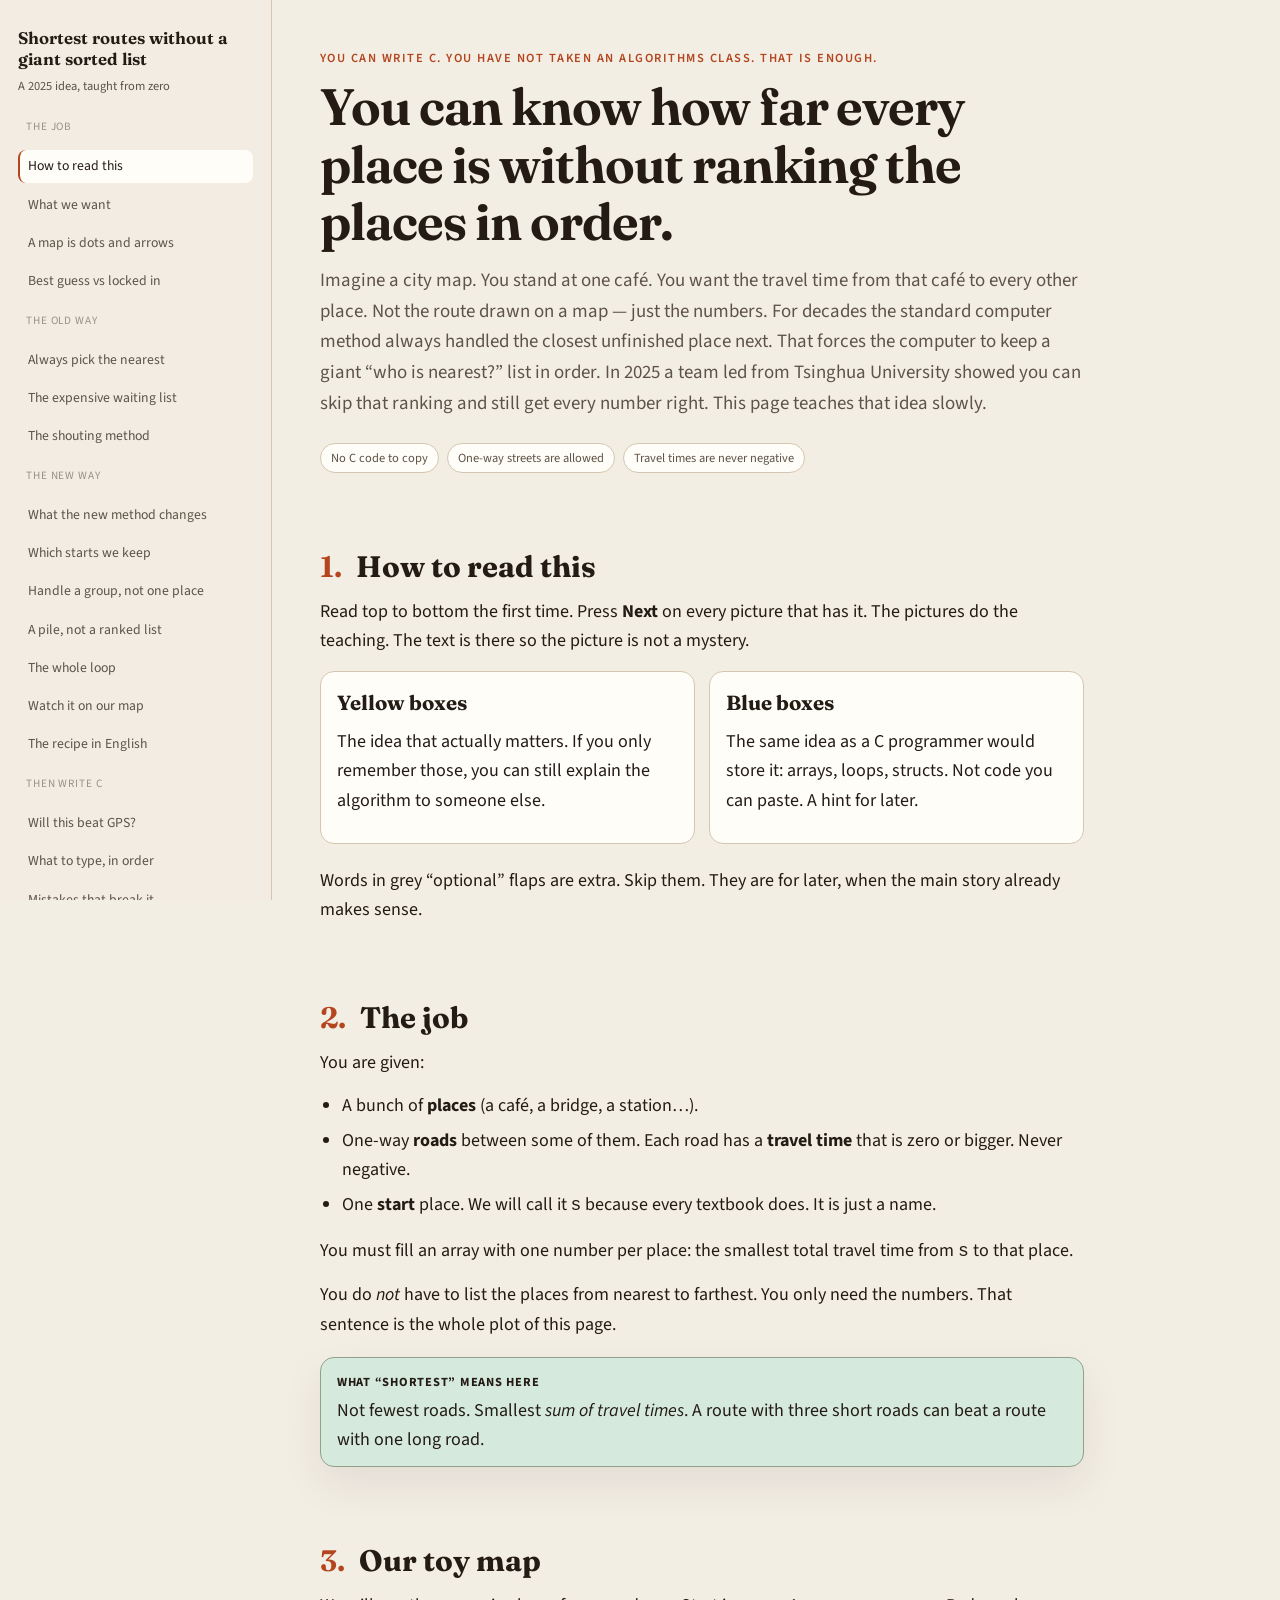
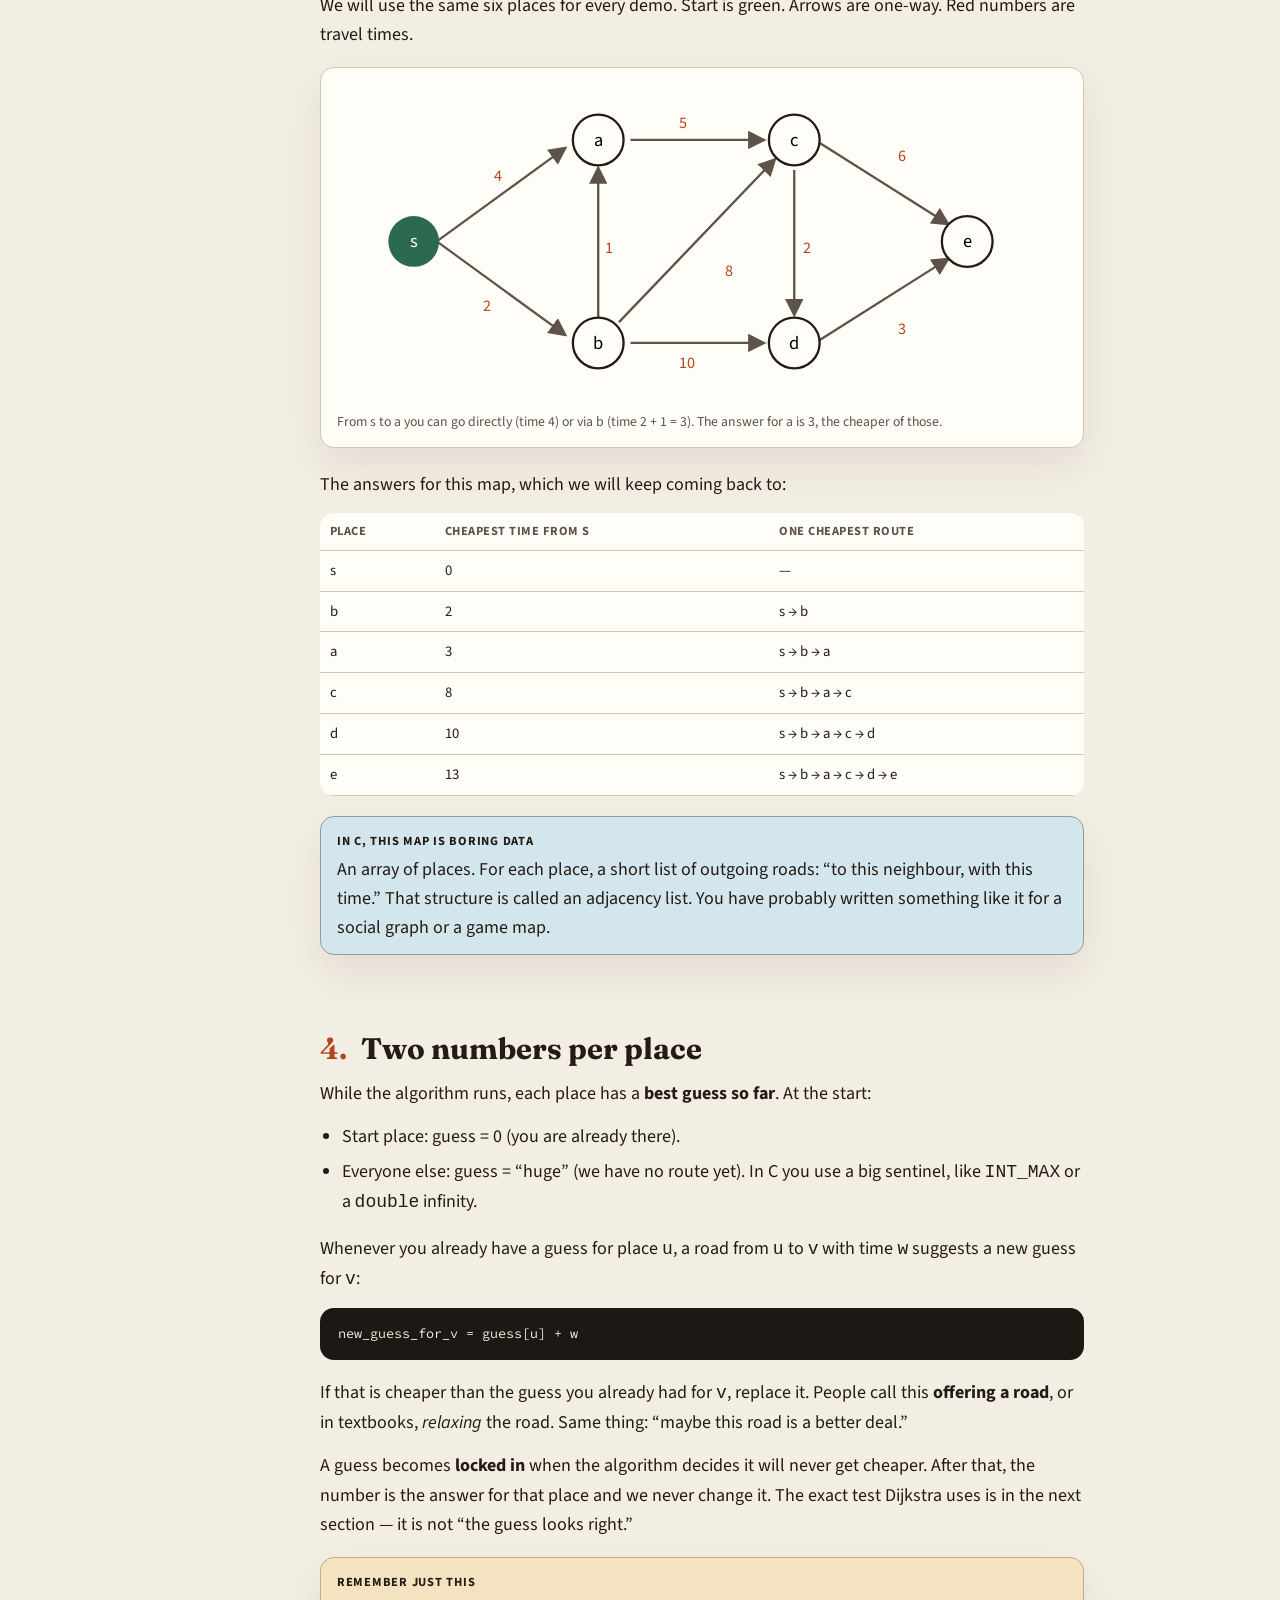
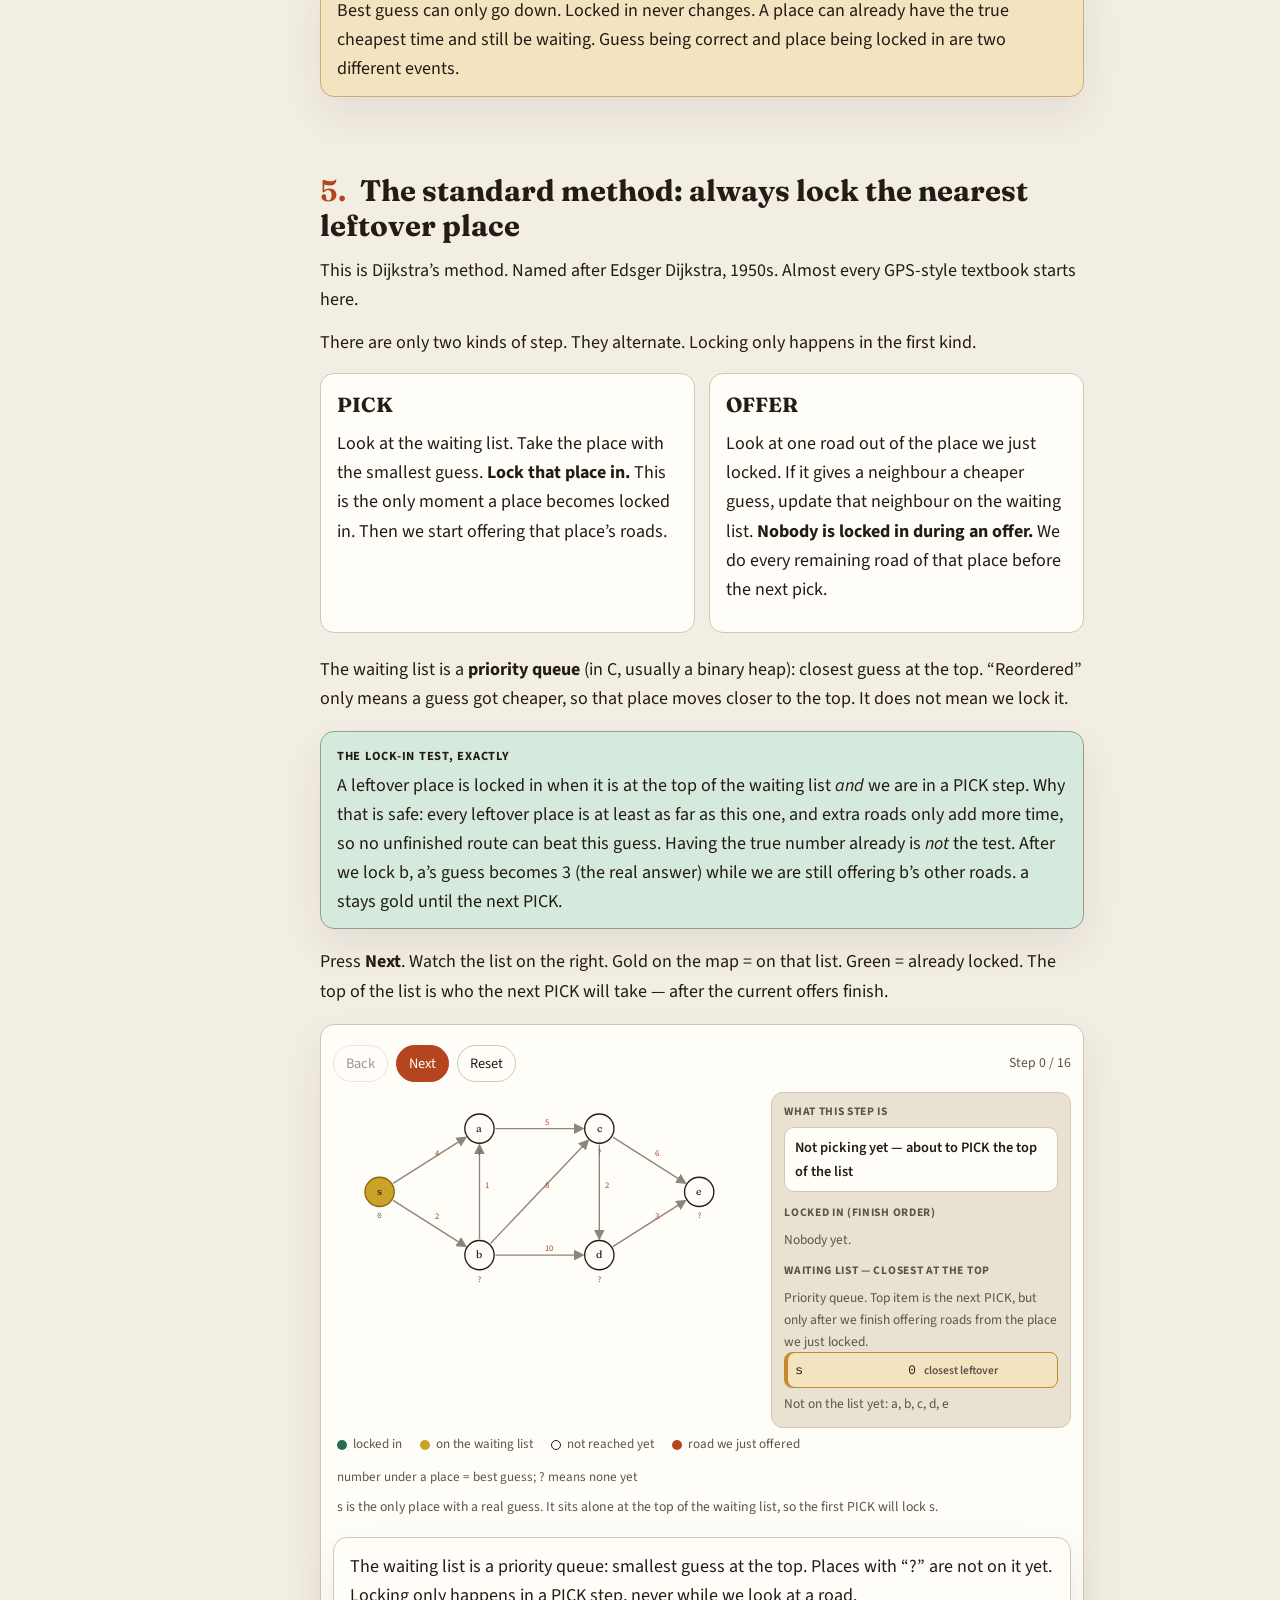
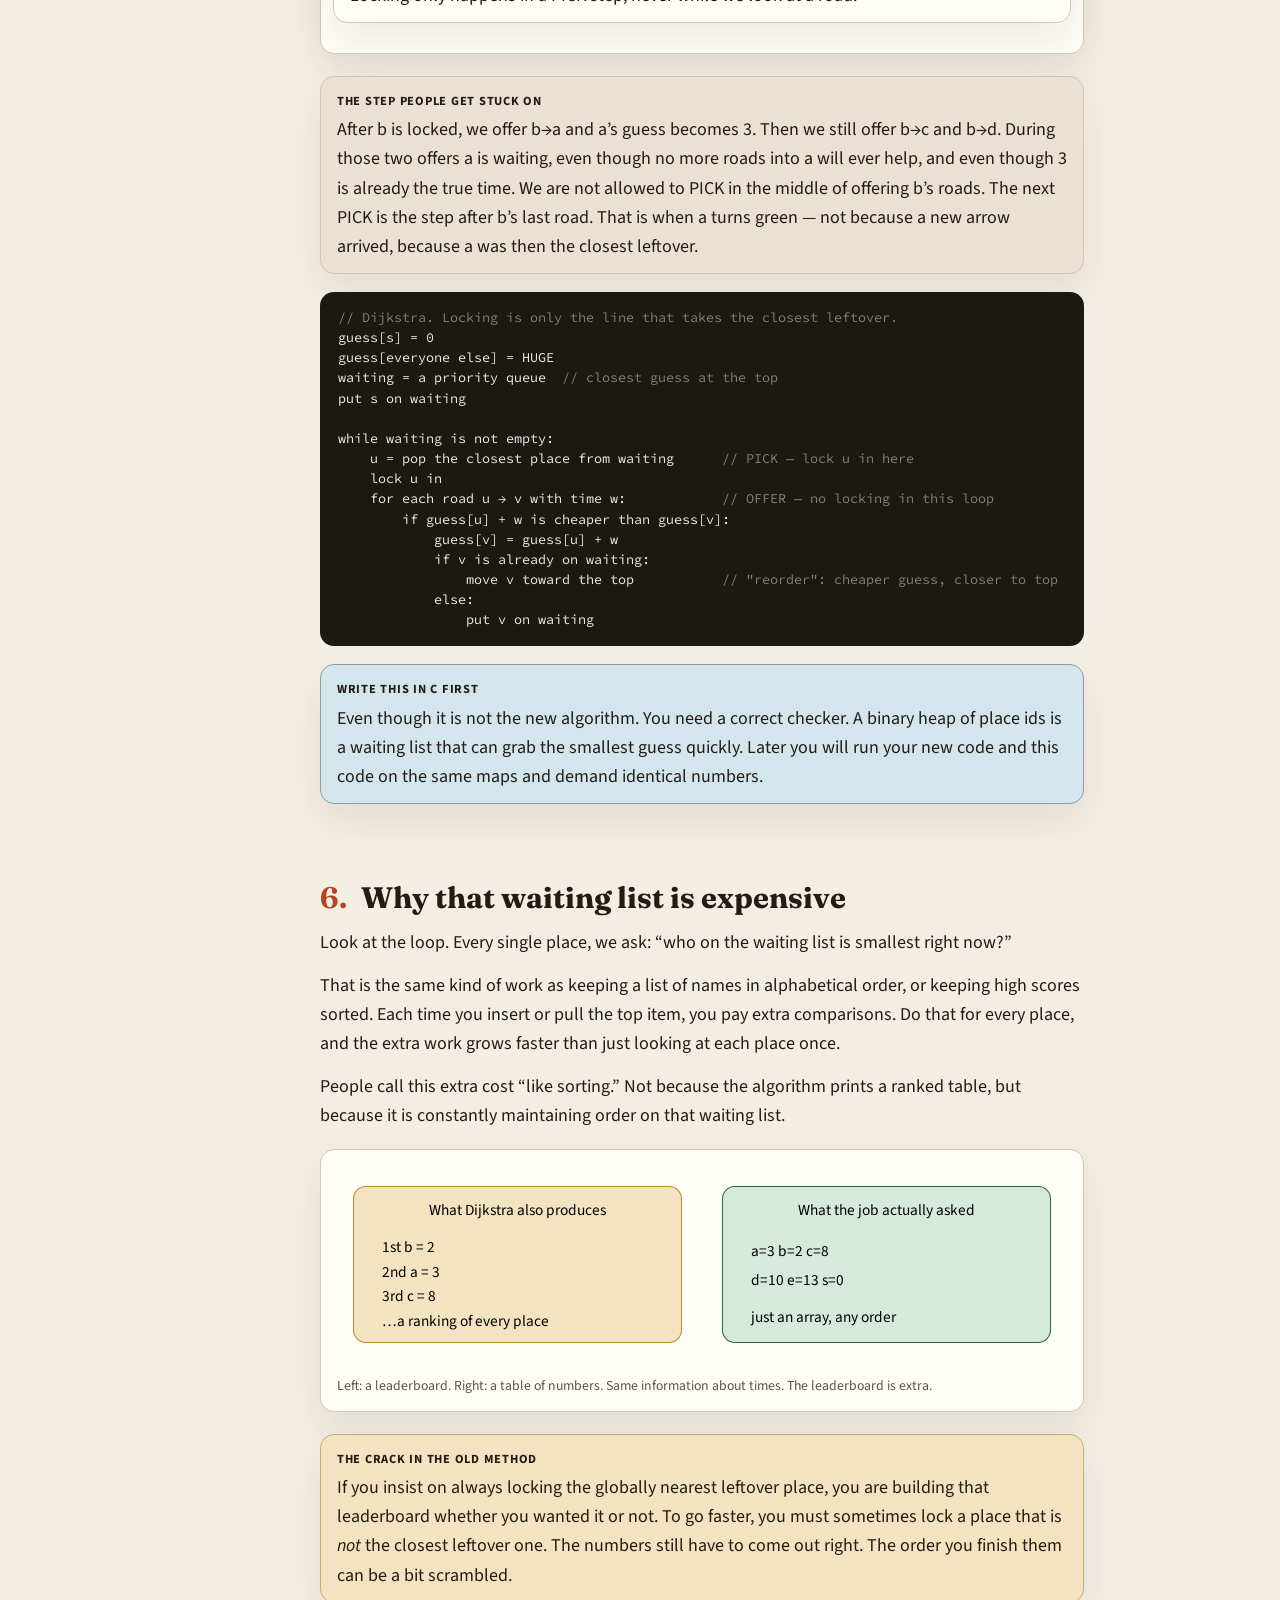
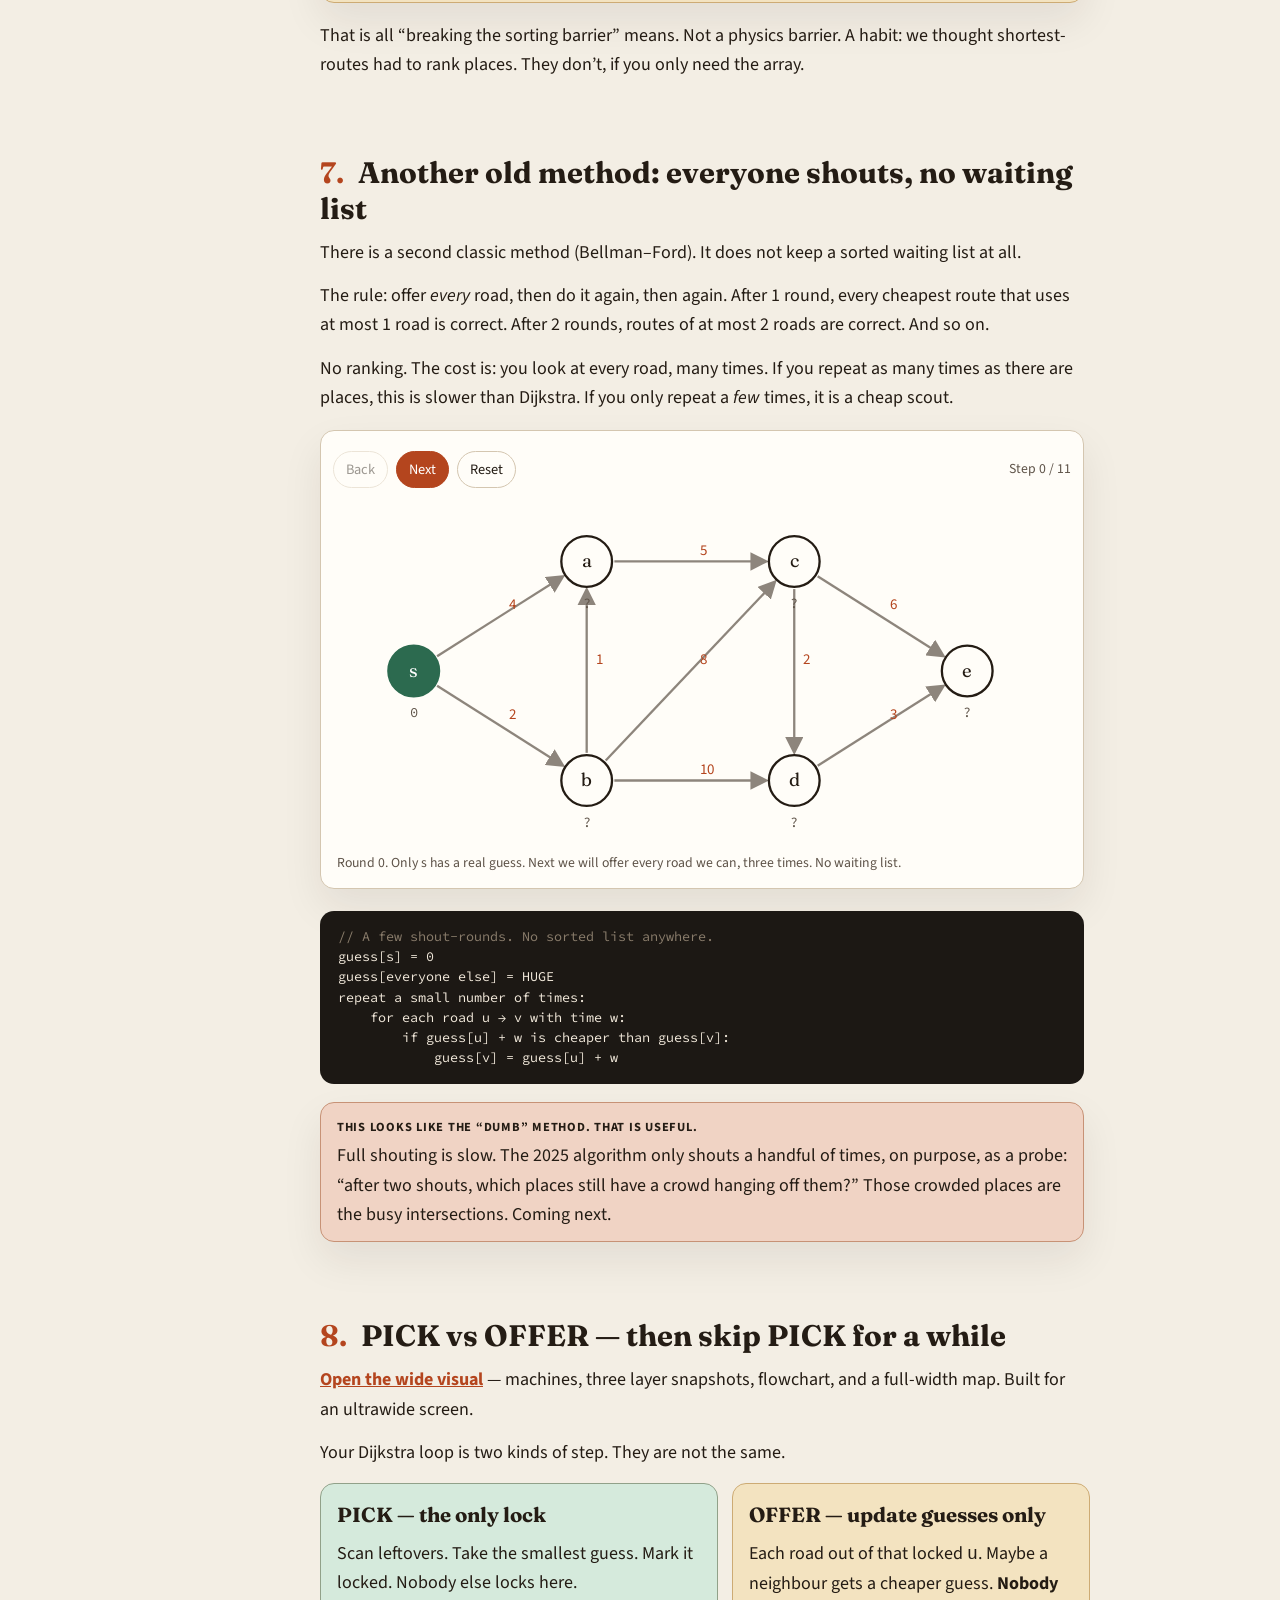
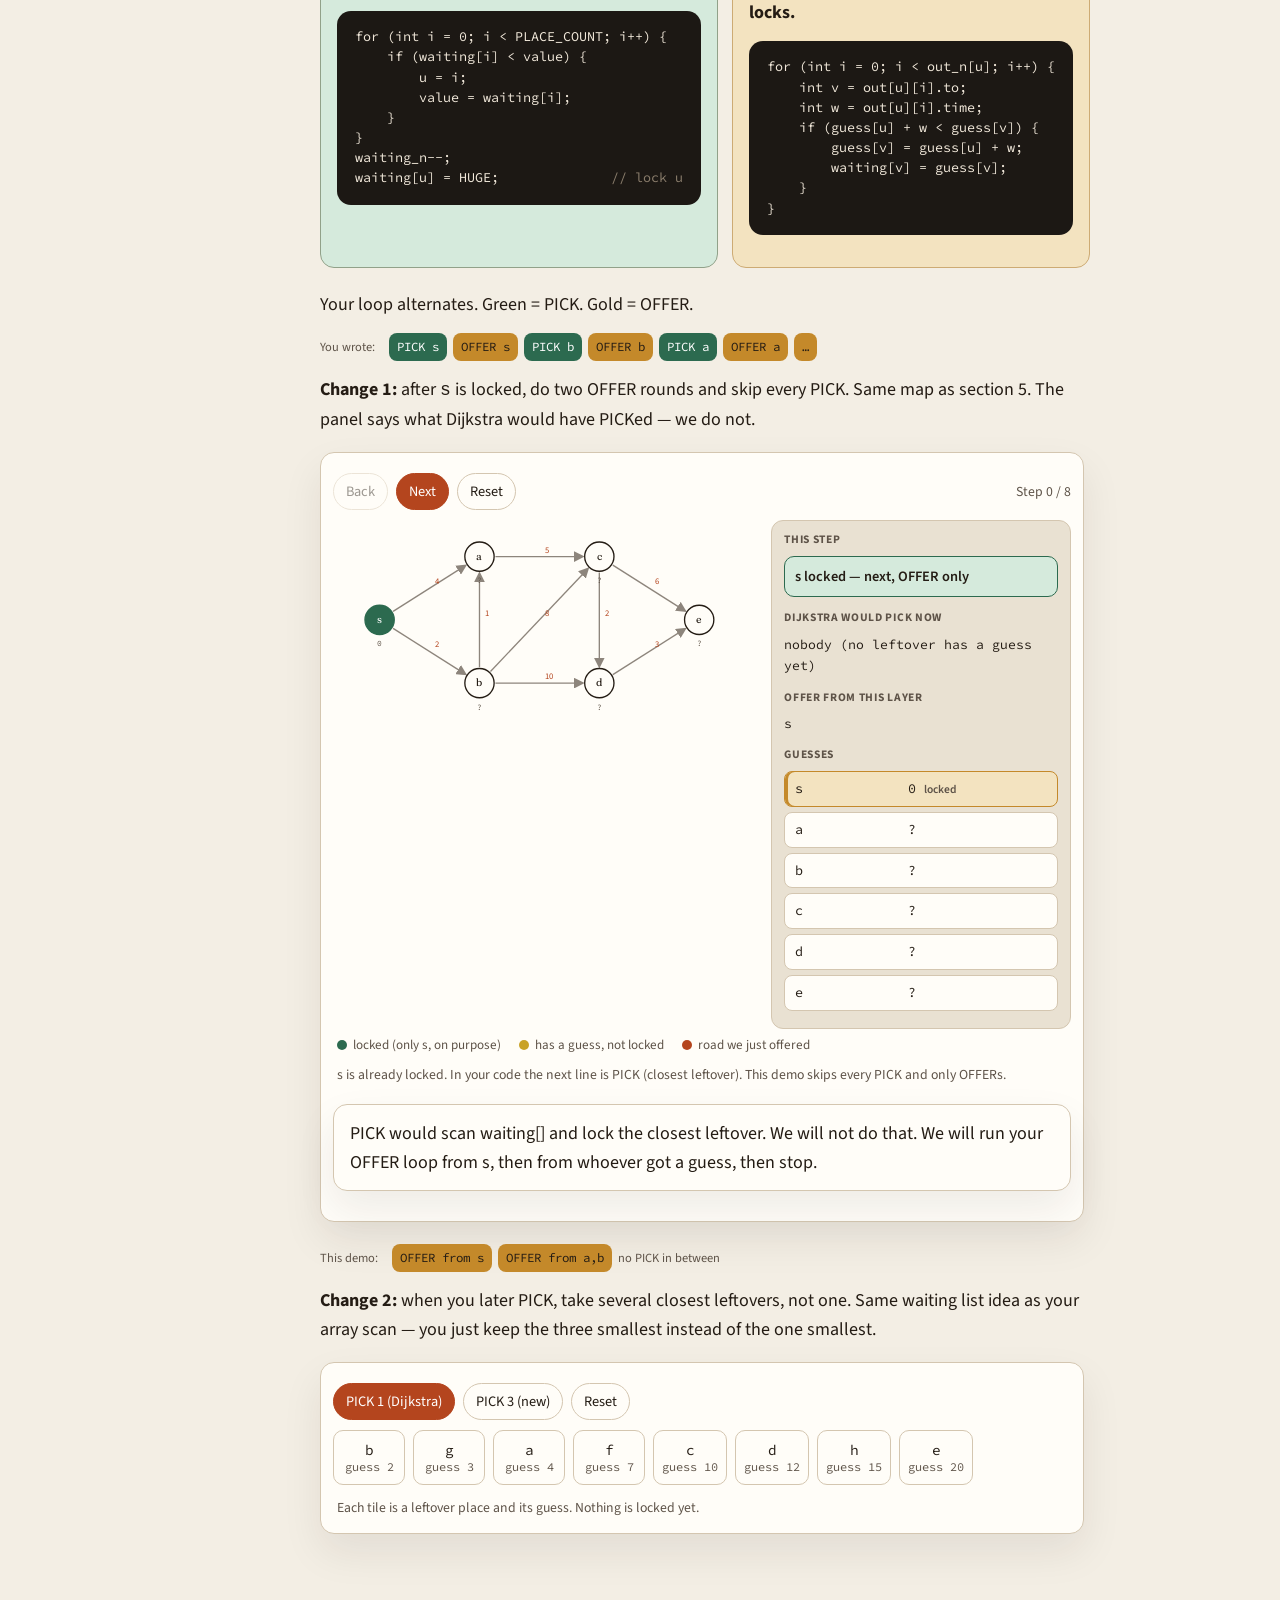
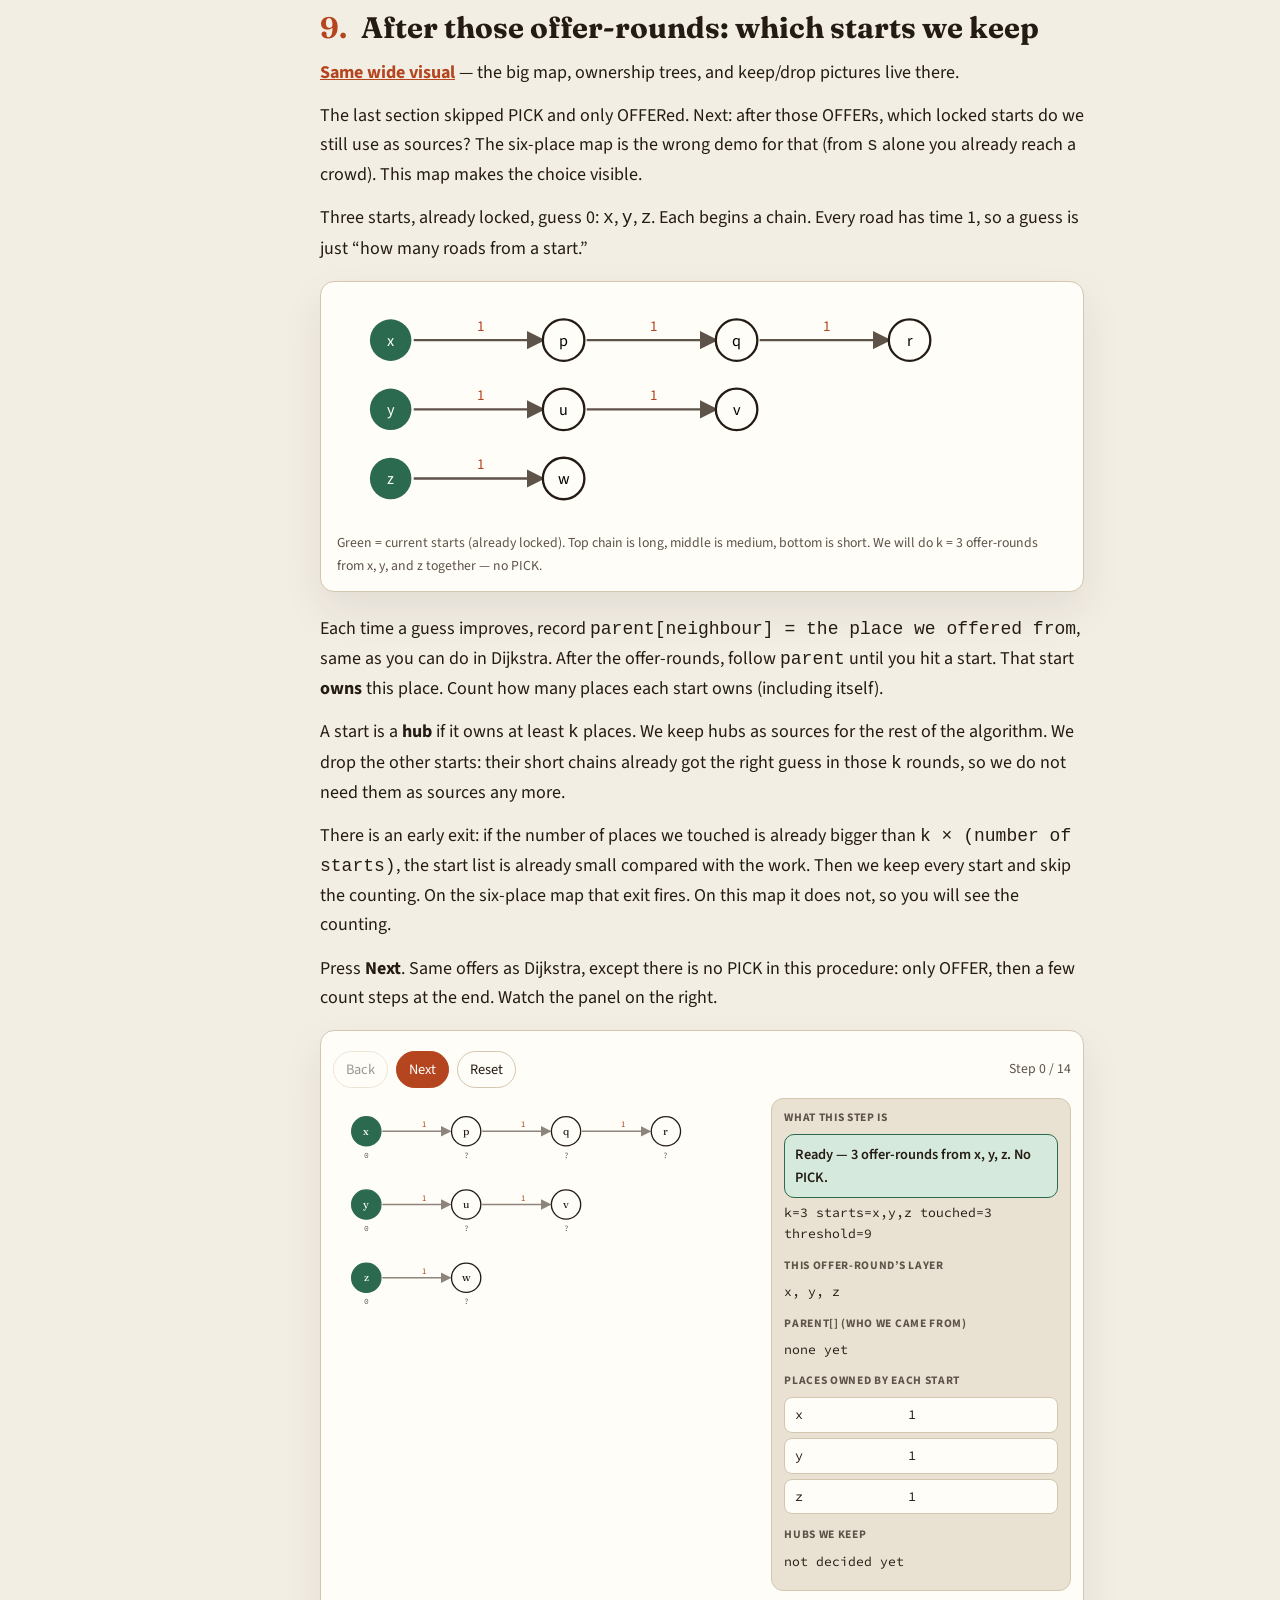
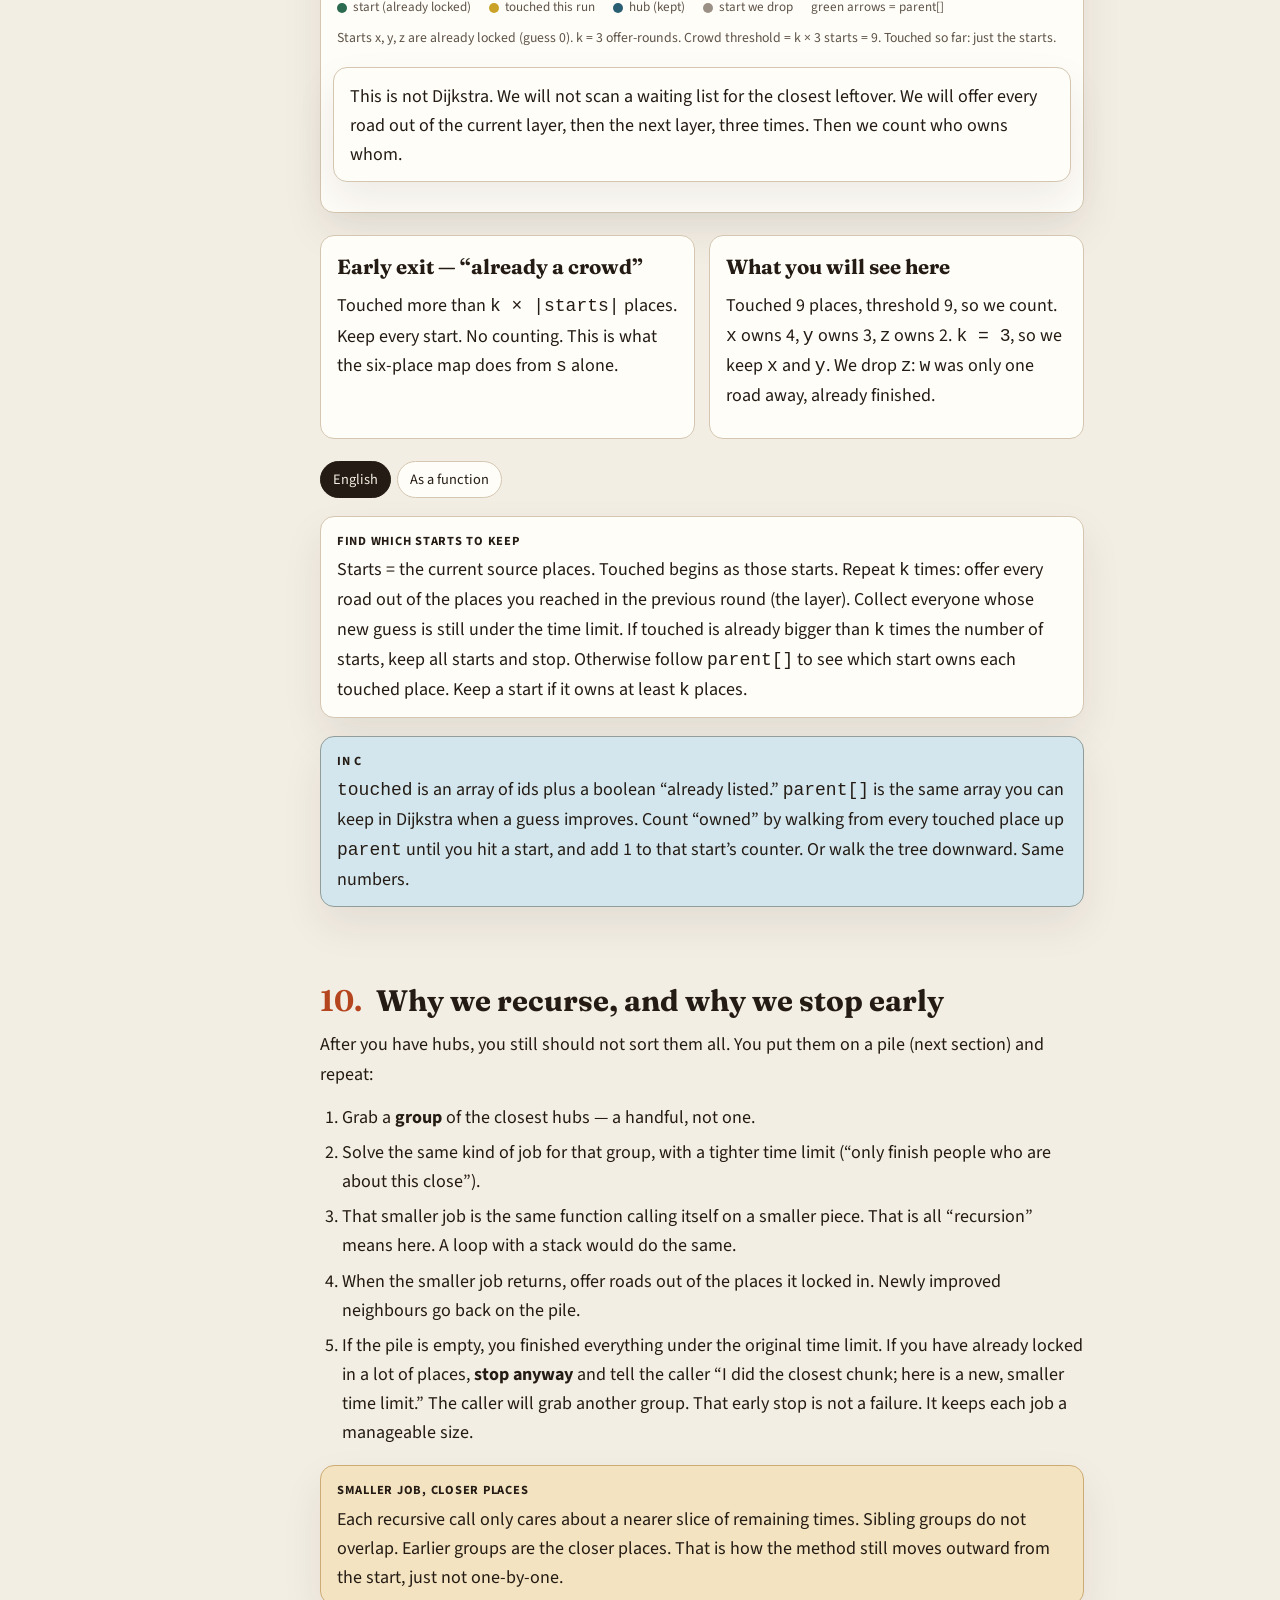
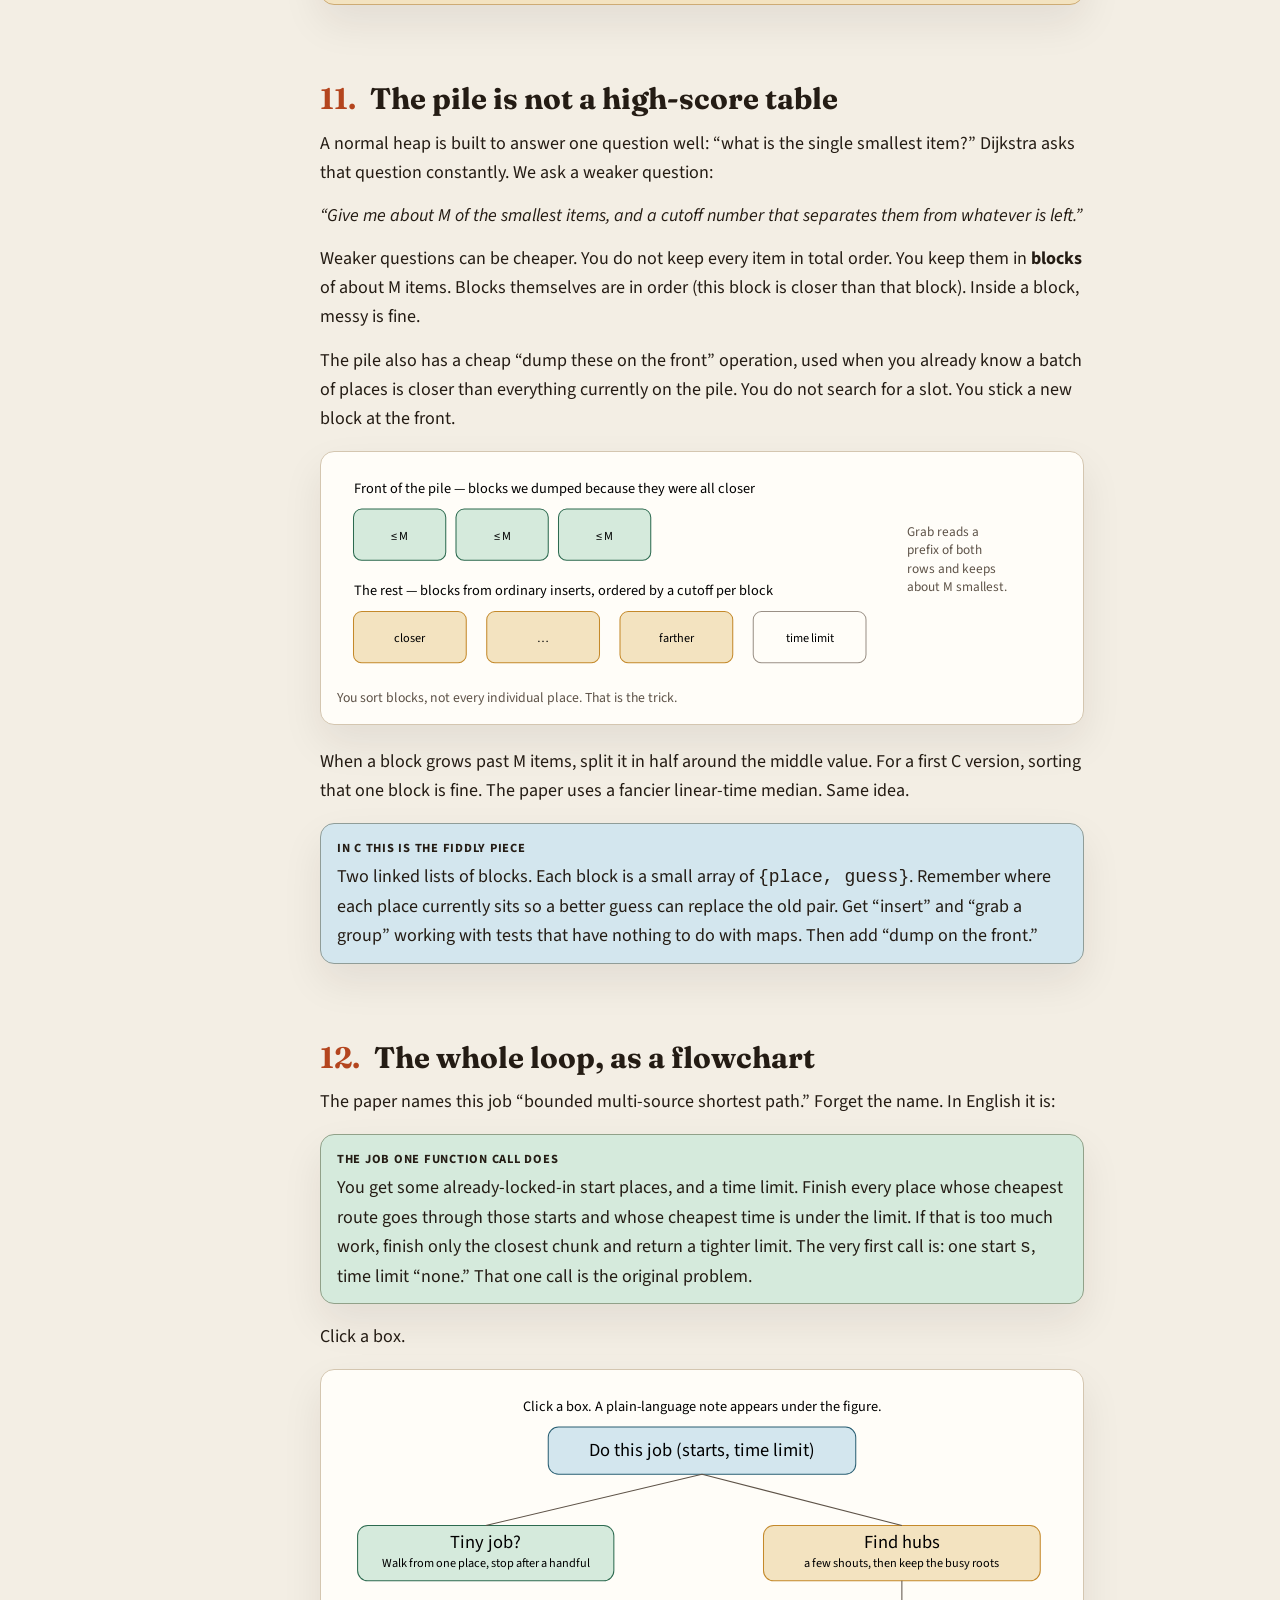
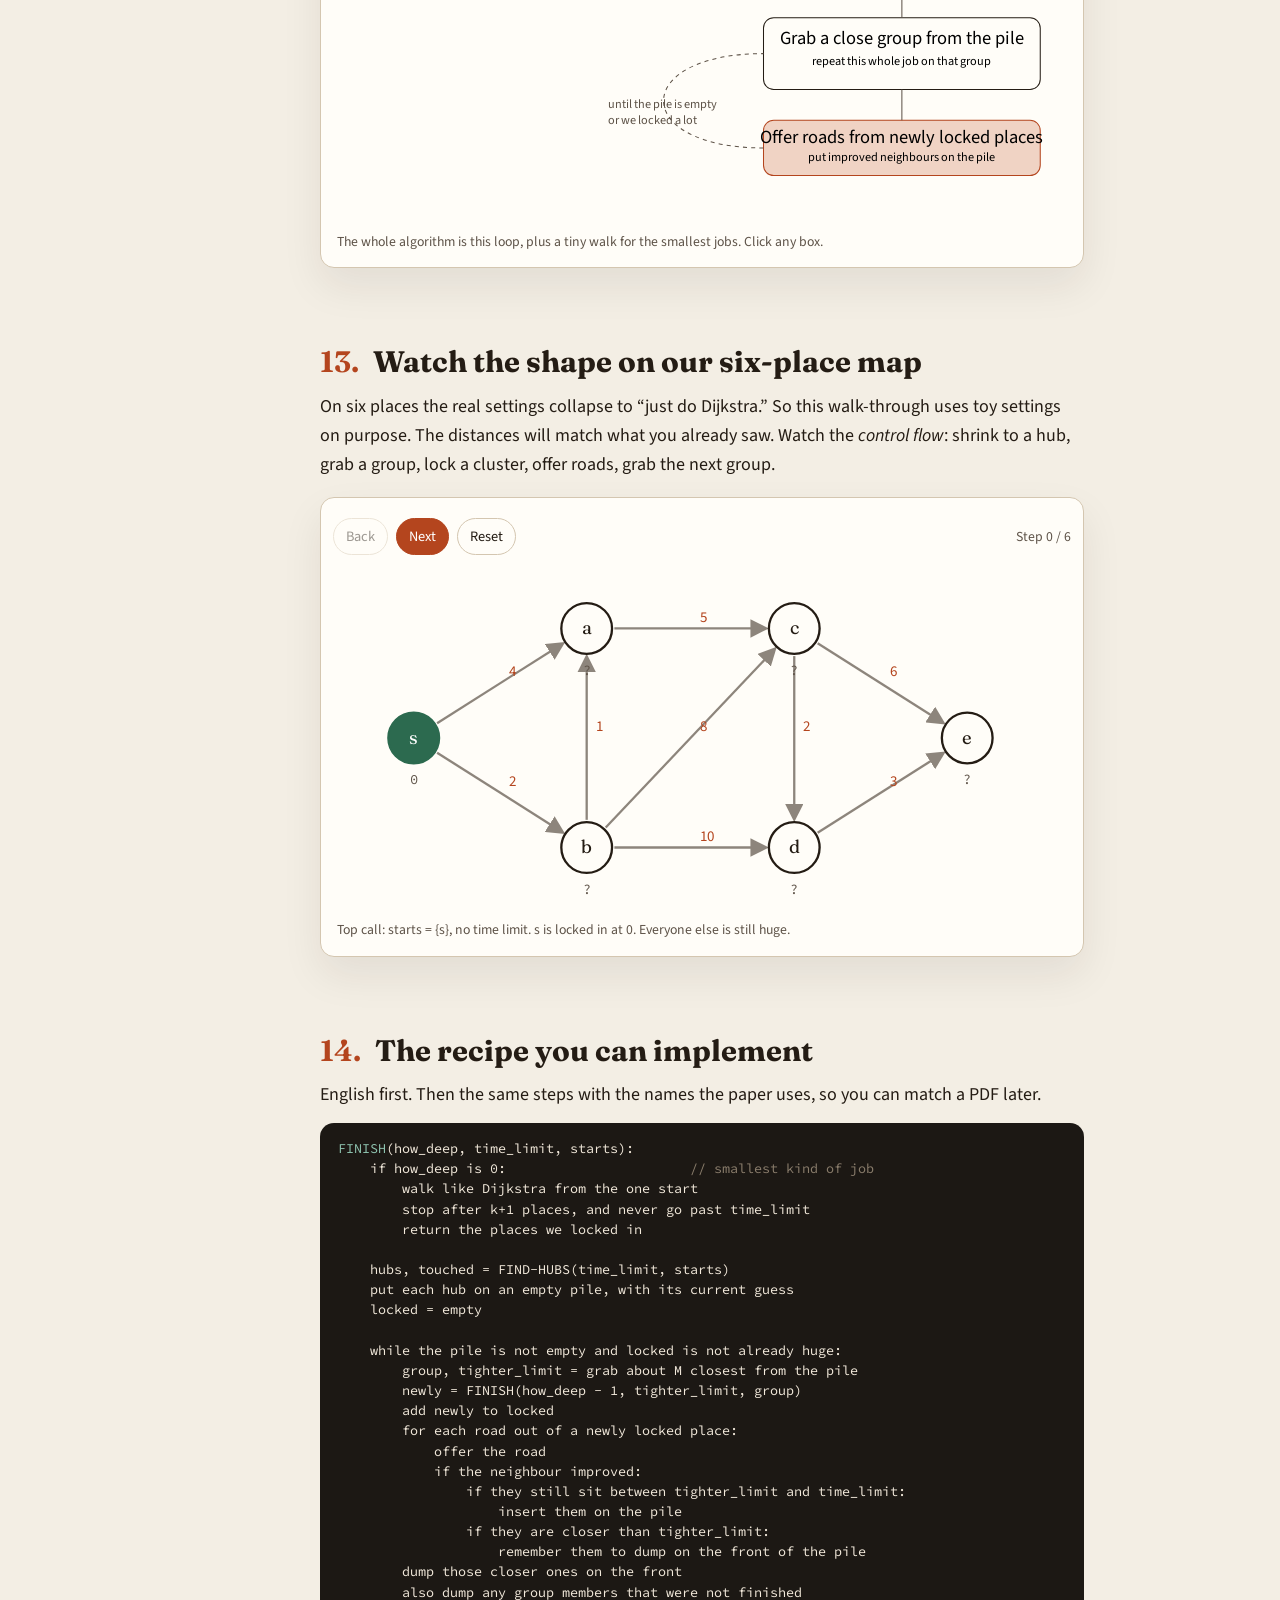
<file: docs/index.html>
<!DOCTYPE html>
<html lang="en">
<head>
  <meta charset="utf-8" />
  <meta name="viewport" content="width=device-width, initial-scale=1" />
  <title>Shortest routes, without sorting a giant list</title>
  <link rel="preconnect" href="https://fonts.googleapis.com" />
  <link rel="preconnect" href="https://fonts.gstatic.com" crossorigin />
  <link href="https://fonts.googleapis.com/css2?family=Fraunces:opsz,wght@9..144,500;9..144,650&family=Source+Code+Pro:wght@400;600&family=Source+Sans+3:ital,wght@0,400;0,600;0,700;1,400&display=swap" rel="stylesheet" />
  <link rel="stylesheet" href="styles.css" />
</head>
<body>
  <a class="skip" href="#main">Skip to content</a>
  <div class="progress" id="progress"></div>
  <div class="layout">
    <nav class="toc" aria-label="Sections">
      <p class="brand">Shortest routes without a giant sorted list</p>
      <p class="brand-sub">A 2025 idea, taught from zero</p>
      <p class="toc-group">The job</p>
      <ol>
        <li><a href="#how">How to read this</a></li>
        <li><a href="#job">What we want</a></li>
        <li><a href="#map">A map is dots and arrows</a></li>
        <li><a href="#guess">Best guess vs locked in</a></li>
      </ol>
      <p class="toc-group">The old way</p>
      <ol>
        <li><a href="#dijkstra">Always pick the nearest</a></li>
        <li><a href="#waiting">The expensive waiting list</a></li>
        <li><a href="#shout">The shouting method</a></li>
      </ol>
      <p class="toc-group">The new way</p>
      <ol>
        <li><a href="#idea">What the new method changes</a></li>
        <li><a href="#hubs">Which starts we keep</a></li>
        <li><a href="#groups">Handle a group, not one place</a></li>
        <li><a href="#pile">A pile, not a ranked list</a></li>
        <li><a href="#flow">The whole loop</a></li>
        <li><a href="#walk">Watch it on our map</a></li>
        <li><a href="#recipe">The recipe in English</a></li>
      </ol>
      <p class="toc-group">Then write C</p>
      <ol>
        <li><a href="#honest">Will this beat GPS?</a></li>
        <li><a href="#c-plan">What to type, in order</a></li>
        <li><a href="#traps">Mistakes that break it</a></li>
        <li><a href="#quiz">Check yourself</a></li>
        <li><a href="#dictionary">Paper words, translated</a></li>
        <li><a href="#sources">Where this came from</a></li>
      </ol>
      <div class="topbar">
        <button type="button" id="themeBtn" title="Toggle color theme">Theme</button>
        <button type="button" id="resetBtn" title="Clear saved ticks">Reset ticks</button>
      </div>
    </nav>

    <main id="main">
      <header class="hero">
        <p class="kicker">You can write C. You have not taken an algorithms class. That is enough.</p>
        <h1>You can know how far every place is without ranking the places in order.</h1>
        <p class="lede">
          Imagine a city map. You stand at one café. You want the travel time from that café
          to every other place. Not the route drawn on a map — just the numbers.
          For decades the standard computer method always handled the closest unfinished
          place next. That forces the computer to keep a giant “who is nearest?” list in order.
          In 2025 a team led from Tsinghua University showed you can skip that ranking
          and still get every number right. This page teaches that idea slowly.
        </p>
        <div class="meta">
          <span class="chip">No C code to copy</span>
          <span class="chip">One-way streets are allowed</span>
          <span class="chip">Travel times are never negative</span>
        </div>
      </header>

      <section id="how">
        <h2><span class="num">1.</span> How to read this</h2>
        <p>Read top to bottom the first time. Press <strong>Next</strong> on every picture that has it. The pictures do the teaching. The text is there so the picture is not a mystery.</p>
        <div class="grid-2">
          <div class="card">
            <h3>Yellow boxes</h3>
            <p>The idea that actually matters. If you only remember those, you can still explain the algorithm to someone else.</p>
          </div>
          <div class="card">
            <h3>Blue boxes</h3>
            <p>The same idea as a C programmer would store it: arrays, loops, structs. Not code you can paste. A hint for later.</p>
          </div>
        </div>
        <p>Words in grey “optional” flaps are extra. Skip them. They are for later, when the main story already makes sense.</p>
      </section>

      <section id="job">
        <h2><span class="num">2.</span> The job</h2>
        <p>You are given:</p>
        <ul>
          <li>A bunch of <strong>places</strong> (a café, a bridge, a station…).</li>
          <li>One-way <strong>roads</strong> between some of them. Each road has a <strong>travel time</strong> that is zero or bigger. Never negative.</li>
          <li>One <strong>start</strong> place. We will call it <code>s</code> because every textbook does. It is just a name.</li>
        </ul>
        <p>You must fill an array with one number per place: the smallest total travel time from <code>s</code> to that place.</p>
        <p>You do <em>not</em> have to list the places from nearest to farthest. You only need the numbers. That sentence is the whole plot of this page.</p>
        <div class="def">
          <strong>What “shortest” means here</strong>
          Not fewest roads. Smallest <em>sum of travel times</em>. A route with three short roads can beat a route with one long road.
        </div>
      </section>

      <section id="map">
        <h2><span class="num">3.</span> Our toy map</h2>
        <p>We will use the same six places for every demo. Start is green. Arrows are one-way. Red numbers are travel times.</p>
        <div class="figure" aria-label="A tiny directed map from s to e">
          <svg viewBox="0 0 640 280" role="img">
            <defs>
              <marker id="arrow" markerWidth="8" markerHeight="8" refX="6" refY="4" orient="auto">
                <path d="M0,0 L8,4 L0,8 z" fill="#5e5348"></path>
              </marker>
            </defs>
            <line x1="90" y1="140" x2="200" y2="60" stroke="#5e5348" stroke-width="2" marker-end="url(#arrow)" />
            <line x1="90" y1="140" x2="200" y2="220" stroke="#5e5348" stroke-width="2" marker-end="url(#arrow)" />
            <line x1="230" y1="220" x2="230" y2="78" stroke="#5e5348" stroke-width="2" marker-end="url(#arrow)" />
            <line x1="258" y1="52" x2="372" y2="52" stroke="#5e5348" stroke-width="2" marker-end="url(#arrow)" />
            <line x1="258" y1="228" x2="372" y2="228" stroke="#5e5348" stroke-width="2" marker-end="url(#arrow)" />
            <line x1="248" y1="210" x2="382" y2="70" stroke="#5e5348" stroke-width="2" marker-end="url(#arrow)" />
            <line x1="400" y1="78" x2="400" y2="202" stroke="#5e5348" stroke-width="2" marker-end="url(#arrow)" />
            <line x1="418" y1="52" x2="532" y2="124" stroke="#5e5348" stroke-width="2" marker-end="url(#arrow)" />
            <line x1="418" y1="228" x2="532" y2="156" stroke="#5e5348" stroke-width="2" marker-end="url(#arrow)" />
            <text x="140" y="88" fill="#b4451e" font-size="14">4</text>
            <text x="130" y="200" fill="#b4451e" font-size="14">2</text>
            <text x="236" y="150" fill="#b4451e" font-size="14">1</text>
            <text x="300" y="42" fill="#b4451e" font-size="14">5</text>
            <text x="300" y="250" fill="#b4451e" font-size="14">10</text>
            <text x="340" y="170" fill="#b4451e" font-size="14">8</text>
            <text x="408" y="150" fill="#b4451e" font-size="14">2</text>
            <text x="490" y="70" fill="#b4451e" font-size="14">6</text>
            <text x="490" y="220" fill="#b4451e" font-size="14">3</text>
            <circle cx="70" cy="140" r="22" fill="#2c6a4f" />
            <circle cx="230" cy="52" r="22" fill="#fffdf8" stroke="#241c14" stroke-width="2" />
            <circle cx="230" cy="228" r="22" fill="#fffdf8" stroke="#241c14" stroke-width="2" />
            <circle cx="400" cy="52" r="22" fill="#fffdf8" stroke="#241c14" stroke-width="2" />
            <circle cx="400" cy="228" r="22" fill="#fffdf8" stroke="#241c14" stroke-width="2" />
            <circle cx="550" cy="140" r="22" fill="#fffdf8" stroke="#241c14" stroke-width="2" />
            <text x="70" y="145" text-anchor="middle" fill="#fff" font-size="16">s</text>
            <text x="230" y="57" text-anchor="middle" font-size="16">a</text>
            <text x="230" y="233" text-anchor="middle" font-size="16">b</text>
            <text x="400" y="57" text-anchor="middle" font-size="16">c</text>
            <text x="400" y="233" text-anchor="middle" font-size="16">d</text>
            <text x="550" y="145" text-anchor="middle" font-size="16">e</text>
          </svg>
          <p class="caption">From s to a you can go directly (time 4) or via b (time 2 + 1 = 3). The answer for a is 3, the cheaper of those.</p>
        </div>
        <p>The answers for this map, which we will keep coming back to:</p>
        <table>
          <thead><tr><th>place</th><th>cheapest time from s</th><th>one cheapest route</th></tr></thead>
          <tbody>
            <tr><td>s</td><td>0</td><td>—</td></tr>
            <tr><td>b</td><td>2</td><td>s → b</td></tr>
            <tr><td>a</td><td>3</td><td>s → b → a</td></tr>
            <tr><td>c</td><td>8</td><td>s → b → a → c</td></tr>
            <tr><td>d</td><td>10</td><td>s → b → a → c → d</td></tr>
            <tr><td>e</td><td>13</td><td>s → b → a → c → d → e</td></tr>
          </tbody>
        </table>
        <div class="chint">
          <strong>In C, this map is boring data</strong>
          An array of places. For each place, a short list of outgoing roads: “to this neighbour, with this time.” That structure is called an adjacency list. You have probably written something like it for a social graph or a game map.
        </div>
      </section>

      <section id="guess">
        <h2><span class="num">4.</span> Two numbers per place</h2>
        <p>While the algorithm runs, each place has a <strong>best guess so far</strong>. At the start:</p>
        <ul>
          <li>Start place: guess = 0 (you are already there).</li>
          <li>Everyone else: guess = “huge” (we have no route yet). In C you use a big sentinel, like <code>INT_MAX</code> or a <code>double</code> infinity.</li>
        </ul>
        <p>Whenever you already have a guess for place <code>u</code>, a road from <code>u</code> to <code>v</code> with time <code>w</code> suggests a new guess for <code>v</code>:</p>
        <pre>new_guess_for_v = guess[u] + w</pre>
        <p>If that is cheaper than the guess you already had for <code>v</code>, replace it. People call this <strong>offering a road</strong>, or in textbooks, <em>relaxing</em> the road. Same thing: “maybe this road is a better deal.”</p>
        <p>A guess becomes <strong>locked in</strong> when the algorithm decides it will never get cheaper. After that, the number is the answer for that place and we never change it. The exact test Dijkstra uses is in the next section — it is not “the guess looks right.”</p>
        <div class="insight">
          <strong>Remember just this</strong>
          Best guess can only go down. Locked in never changes. A place can already have the true cheapest time and still be waiting. Guess being correct and place being locked in are two different events.
        </div>
      </section>

      <section id="dijkstra">
        <h2><span class="num">5.</span> The standard method: always lock the nearest leftover place</h2>
        <p>This is Dijkstra’s method. Named after Edsger Dijkstra, 1950s. Almost every GPS-style textbook starts here.</p>
        <p>There are only two kinds of step. They alternate. Locking only happens in the first kind.</p>
        <div class="grid-2">
          <div class="card">
            <h3>PICK</h3>
            <p>Look at the waiting list. Take the place with the smallest guess. <strong>Lock that place in.</strong> This is the only moment a place becomes locked in. Then we start offering that place’s roads.</p>
          </div>
          <div class="card">
            <h3>OFFER</h3>
            <p>Look at one road out of the place we just locked. If it gives a neighbour a cheaper guess, update that neighbour on the waiting list. <strong>Nobody is locked in during an offer.</strong> We do every remaining road of that place before the next pick.</p>
          </div>
        </div>
        <p>The waiting list is a <strong>priority queue</strong> (in C, usually a binary heap): closest guess at the top. “Reordered” only means a guess got cheaper, so that place moves closer to the top. It does not mean we lock it.</p>
        <div class="def">
          <strong>The lock-in test, exactly</strong>
          A leftover place is locked in when it is at the top of the waiting list <em>and</em> we are in a PICK step. Why that is safe: every leftover place is at least as far as this one, and extra roads only add more time, so no unfinished route can beat this guess. Having the true number already is <em>not</em> the test. After we lock b, a’s guess becomes 3 (the real answer) while we are still offering b’s other roads. a stays gold until the next PICK.
        </div>
        <p>Press <strong>Next</strong>. Watch the list on the right. Gold on the map = on that list. Green = already locked. The top of the list is who the next PICK will take — after the current offers finish.</p>
        <div class="figure">
          <div class="stepper-bar">
            <button type="button" id="dijPrev">Back</button>
            <button type="button" class="primary" id="dijNext">Next</button>
            <button type="button" id="dijReset">Reset</button>
            <span class="status" id="dijStatus">Step 0</span>
          </div>
          <div class="dij-layout">
            <svg id="dijSvg" viewBox="0 0 640 300" role="img" aria-label="Dijkstra stepper"></svg>
            <div class="dij-side">
              <h4>What this step is</h4>
              <div class="dij-action" id="dijAction">—</div>
              <h4>Locked in (finish order)</h4>
              <ol class="locked-seq" id="dijLocked"></ol>
              <p class="dij-empty" id="dijLockedEmpty">Nobody yet.</p>
              <h4>Waiting list — closest at the top</h4>
              <p class="dij-empty">Priority queue. Top item is the next PICK, but only after we finish offering roads from the place we just locked.</p>
              <ol class="pq" id="dijWait"></ol>
              <p class="dij-empty" id="dijUnreached"></p>
            </div>
          </div>
          <div class="legend">
            <span><i class="swatch" style="background:#2c6a4f"></i>locked in</span>
            <span><i class="swatch" style="background:#c9a227"></i>on the waiting list</span>
            <span><i class="swatch" style="background:#fffdf8;border:1px solid #241c14"></i>not reached yet</span>
            <span><i class="swatch" style="background:#b4451e"></i>road we just offered</span>
            <span>number under a place = best guess; ? means none yet</span>
          </div>
          <p class="caption" id="dijCaption">Press Next.</p>
          <div class="note" id="dijWhy"></div>
        </div>
        <div class="try">
          <strong>The step people get stuck on</strong>
          After b is locked, we offer b→a and a’s guess becomes 3. Then we still offer b→c and b→d. During those two offers a is waiting, even though no more roads into a will ever help, and even though 3 is already the true time. We are not allowed to PICK in the middle of offering b’s roads. The next PICK is the step after b’s last road. That is when a turns green — not because a new arrow arrived, because a was then the closest leftover.
        </div>
        <pre><span class="cmt">// Dijkstra. Locking is only the line that takes the closest leftover.</span>
guess[s] = 0
guess[everyone else] = HUGE
waiting = a priority queue  <span class="cmt">// closest guess at the top</span>
put s on waiting

while waiting is not empty:
    u = pop the closest place from waiting      <span class="cmt">// PICK — lock u in here</span>
    lock u in
    for each road u → v with time w:            <span class="cmt">// OFFER — no locking in this loop</span>
        if guess[u] + w is cheaper than guess[v]:
            guess[v] = guess[u] + w
            if v is already on waiting:
                move v toward the top           <span class="cmt">// "reorder": cheaper guess, closer to top</span>
            else:
                put v on waiting
</pre>
        <div class="chint">
          <strong>Write this in C first</strong>
          Even though it is not the new algorithm. You need a correct checker. A binary heap of place ids is a waiting list that can grab the smallest guess quickly. Later you will run your new code and this code on the same maps and demand identical numbers.
        </div>
      </section>

      <section id="waiting">
        <h2><span class="num">6.</span> Why that waiting list is expensive</h2>
        <p>Look at the loop. Every single place, we ask: “who on the waiting list is smallest right now?”</p>
        <p>That is the same kind of work as keeping a list of names in alphabetical order, or keeping high scores sorted. Each time you insert or pull the top item, you pay extra comparisons. Do that for every place, and the extra work grows faster than just looking at each place once.</p>
        <p>People call this extra cost “like sorting.” Not because the algorithm prints a ranked table, but because it is constantly maintaining order on that waiting list.</p>
        <div class="figure">
          <svg viewBox="0 0 720 200" role="img" aria-label="Ranked list vs a bag of numbers">
            <rect x="20" y="24" width="320" height="152" rx="12" fill="#f3e3c0" stroke="#c4892a" />
            <text x="180" y="52" text-anchor="middle" font-size="15">What Dijkstra also produces</text>
            <text x="48" y="88" font-size="15">1st  b = 2</text>
            <text x="48" y="112" font-size="15">2nd  a = 3</text>
            <text x="48" y="136" font-size="15">3rd  c = 8</text>
            <text x="48" y="160" font-size="15">…a ranking of every place</text>
            <rect x="380" y="24" width="320" height="152" rx="12" fill="#d5eadc" stroke="#2c6a4f" />
            <text x="540" y="52" text-anchor="middle" font-size="15">What the job actually asked</text>
            <text x="408" y="92" font-size="15">a=3   b=2   c=8</text>
            <text x="408" y="120" font-size="15">d=10  e=13  s=0</text>
            <text x="408" y="156" font-size="15">just an array, any order</text>
          </svg>
          <p class="caption">Left: a leaderboard. Right: a table of numbers. Same information about times. The leaderboard is extra.</p>
        </div>
        <div class="insight">
          <strong>The crack in the old method</strong>
          If you insist on always locking the globally nearest leftover place, you are building that leaderboard whether you wanted it or not. To go faster, you must sometimes lock a place that is <em>not</em> the closest leftover one. The numbers still have to come out right. The order you finish them can be a bit scrambled.
        </div>
        <p>That is all “breaking the sorting barrier” means. Not a physics barrier. A habit: we thought shortest-routes had to rank places. They don’t, if you only need the array.</p>
      </section>

      <section id="shout">
        <h2><span class="num">7.</span> Another old method: everyone shouts, no waiting list</h2>
        <p>There is a second classic method (Bellman–Ford). It does not keep a sorted waiting list at all.</p>
        <p>The rule: offer <em>every</em> road, then do it again, then again. After 1 round, every cheapest route that uses at most 1 road is correct. After 2 rounds, routes of at most 2 roads are correct. And so on.</p>
        <p>No ranking. The cost is: you look at every road, many times. If you repeat as many times as there are places, this is slower than Dijkstra. If you only repeat a <em>few</em> times, it is a cheap scout.</p>
        <div class="figure">
          <div class="stepper-bar">
            <button type="button" id="bfPrev">Back</button>
            <button type="button" class="primary" id="bfNext">Next</button>
            <button type="button" id="bfReset">Reset</button>
            <span class="status" id="bfStatus">Round 0</span>
          </div>
          <svg id="bfSvg" viewBox="0 0 640 300" role="img" aria-label="Shouting stepper"></svg>
          <p class="caption" id="bfCaption">Each Next is one shout-round: every place that already has a guess offers its roads.</p>
        </div>
        <pre><span class="cmt">// A few shout-rounds. No sorted list anywhere.</span>
guess[s] = 0
guess[everyone else] = HUGE
repeat a small number of times:
    for each road u → v with time w:
        if guess[u] + w is cheaper than guess[v]:
            guess[v] = guess[u] + w
</pre>
        <div class="warn">
          <strong>This looks like the “dumb” method. That is useful.</strong>
          Full shouting is slow. The 2025 algorithm only shouts a handful of times, on purpose, as a probe: “after two shouts, which places still have a crowd hanging off them?” Those crowded places are the busy intersections. Coming next.
        </div>
      </section>

      <section id="idea">
        <h2><span class="num">8.</span> PICK vs OFFER — then skip PICK for a while</h2>
        <p><a href="visual-08-09.html"><strong>Open the wide visual</strong></a> — machines, three layer snapshots, flowchart, and a full-width map. Built for an ultrawide screen.</p>
        <p>Your Dijkstra loop is two kinds of step. They are not the same.</p>
        <div class="grid-2">
          <div class="card pick-card">
            <h3>PICK — the only lock</h3>
            <p>Scan leftovers. Take the smallest guess. Mark it locked. Nobody else locks here.</p>
<pre>for (int i = 0; i &lt; PLACE_COUNT; i++) {
    if (waiting[i] &lt; value) {
        u = i;
        value = waiting[i];
    }
}
waiting_n--;
waiting[u] = HUGE;              <span class="cmt">// lock u</span>
</pre>
          </div>
          <div class="card offer-card">
            <h3>OFFER — update guesses only</h3>
            <p>Each road out of that locked <code>u</code>. Maybe a neighbour gets a cheaper guess. <strong>Nobody locks.</strong></p>
<pre>for (int i = 0; i &lt; out_n[u]; i++) {
    int v = out[u][i].to;
    int w = out[u][i].time;
    if (guess[u] + w &lt; guess[v]) {
        guess[v] = guess[u] + w;
        waiting[v] = guess[v];
    }
}
</pre>
          </div>
        </div>
        <p>Your loop alternates. Green = PICK. Gold = OFFER.</p>
        <div class="film" aria-label="Dijkstra step kinds">
          <span class="label">You wrote:</span>
          <span class="pick">PICK s</span>
          <span class="offer">OFFER s</span>
          <span class="pick">PICK b</span>
          <span class="offer">OFFER b</span>
          <span class="pick">PICK a</span>
          <span class="offer">OFFER a</span>
          <span class="offer">…</span>
        </div>
        <p><strong>Change 1:</strong> after <code>s</code> is locked, do two OFFER rounds and skip every PICK. Same map as section 5. The panel says what Dijkstra would have PICKed — we do not.</p>
        <div class="figure">
          <div class="stepper-bar">
            <button type="button" id="ch8Prev">Back</button>
            <button type="button" class="primary" id="ch8Next">Next</button>
            <button type="button" id="ch8Reset">Reset</button>
            <span class="status" id="ch8Status">Step 0</span>
          </div>
          <div class="dij-layout">
            <svg id="ch8Svg" viewBox="0 0 640 300" role="img" aria-label="Offer-only stepper"></svg>
            <div class="dij-side">
              <h4>This step</h4>
              <div class="dij-action" id="ch8Action">—</div>
              <h4>Dijkstra would PICK now</h4>
              <p class="meta-row" id="ch8WouldPick"></p>
              <h4>OFFER from this layer</h4>
              <p class="meta-row" id="ch8Layer"></p>
              <h4>Guesses</h4>
              <ol class="pq" id="ch8Guess"></ol>
            </div>
          </div>
          <div class="legend">
            <span><i class="swatch" style="background:#2c6a4f"></i>locked (only s, on purpose)</span>
            <span><i class="swatch" style="background:#c9a227"></i>has a guess, not locked</span>
            <span><i class="swatch" style="background:#b4451e"></i>road we just offered</span>
          </div>
          <p class="caption" id="ch8Caption">Press Next.</p>
          <div class="note" id="ch8Why"></div>
        </div>
        <div class="film" aria-label="New method step kinds">
          <span class="label">This demo:</span>
          <span class="offer">OFFER from s</span>
          <span class="offer">OFFER from a,b</span>
          <span class="label">no PICK in between</span>
        </div>
        <p><strong>Change 2:</strong> when you later PICK, take several closest leftovers, not one. Same waiting list idea as your array scan — you just keep the three smallest instead of the one smallest.</p>
        <div class="figure">
          <div class="stepper-bar">
            <button type="button" class="primary" id="hfDij">PICK 1 (Dijkstra)</button>
            <button type="button" id="hfNew">PICK 3 (new)</button>
            <button type="button" id="hfReset">Reset</button>
          </div>
          <div class="handful" id="handfulList"></div>
          <p class="caption" id="hfNote">Tiles = leftovers and their guesses.</p>
        </div>
      </section>

      <section id="hubs">
        <h2><span class="num">9.</span> After those offer-rounds: which starts we keep</h2>
        <p><a href="visual-08-09.html"><strong>Same wide visual</strong></a> — the big map, ownership trees, and keep/drop pictures live there.</p>
        <p>The last section skipped PICK and only OFFERed. Next: after those OFFERs, which locked starts do we still use as sources? The six-place map is the wrong demo for that (from <code>s</code> alone you already reach a crowd). This map makes the choice visible.</p>
        <p>Three starts, already locked, guess 0: <code>x</code>, <code>y</code>, <code>z</code>. Each begins a chain. Every road has time 1, so a guess is just “how many roads from a start.”</p>
        <div class="figure" aria-label="Three chains from x y z">
          <svg viewBox="0 0 640 200" role="img">
            <defs>
              <marker id="arrowH" markerWidth="8" markerHeight="8" refX="6" refY="4" orient="auto">
                <path d="M0,0 L8,4 L0,8 z" fill="#5e5348"></path>
              </marker>
            </defs>
            <line x1="70" y1="40" x2="180" y2="40" stroke="#5e5348" stroke-width="2" marker-end="url(#arrowH)" />
            <line x1="220" y1="40" x2="330" y2="40" stroke="#5e5348" stroke-width="2" marker-end="url(#arrowH)" />
            <line x1="370" y1="40" x2="480" y2="40" stroke="#5e5348" stroke-width="2" marker-end="url(#arrowH)" />
            <line x1="70" y1="100" x2="180" y2="100" stroke="#5e5348" stroke-width="2" marker-end="url(#arrowH)" />
            <line x1="220" y1="100" x2="330" y2="100" stroke="#5e5348" stroke-width="2" marker-end="url(#arrowH)" />
            <line x1="70" y1="160" x2="180" y2="160" stroke="#5e5348" stroke-width="2" marker-end="url(#arrowH)" />
            <text x="125" y="32" fill="#b4451e" font-size="13">1</text>
            <text x="275" y="32" fill="#b4451e" font-size="13">1</text>
            <text x="425" y="32" fill="#b4451e" font-size="13">1</text>
            <text x="125" y="92" fill="#b4451e" font-size="13">1</text>
            <text x="275" y="92" fill="#b4451e" font-size="13">1</text>
            <text x="125" y="152" fill="#b4451e" font-size="13">1</text>
            <circle cx="50" cy="40" r="18" fill="#2c6a4f" /><text x="50" y="45" text-anchor="middle" fill="#fff" font-size="14">x</text>
            <circle cx="200" cy="40" r="18" fill="#fffdf8" stroke="#241c14" stroke-width="2" /><text x="200" y="45" text-anchor="middle" font-size="14">p</text>
            <circle cx="350" cy="40" r="18" fill="#fffdf8" stroke="#241c14" stroke-width="2" /><text x="350" y="45" text-anchor="middle" font-size="14">q</text>
            <circle cx="500" cy="40" r="18" fill="#fffdf8" stroke="#241c14" stroke-width="2" /><text x="500" y="45" text-anchor="middle" font-size="14">r</text>
            <circle cx="50" cy="100" r="18" fill="#2c6a4f" /><text x="50" y="105" text-anchor="middle" fill="#fff" font-size="14">y</text>
            <circle cx="200" cy="100" r="18" fill="#fffdf8" stroke="#241c14" stroke-width="2" /><text x="200" y="105" text-anchor="middle" font-size="14">u</text>
            <circle cx="350" cy="100" r="18" fill="#fffdf8" stroke="#241c14" stroke-width="2" /><text x="350" y="105" text-anchor="middle" font-size="14">v</text>
            <circle cx="50" cy="160" r="18" fill="#2c6a4f" /><text x="50" y="165" text-anchor="middle" fill="#fff" font-size="14">z</text>
            <circle cx="200" cy="160" r="18" fill="#fffdf8" stroke="#241c14" stroke-width="2" /><text x="200" y="165" text-anchor="middle" font-size="14">w</text>
          </svg>
          <p class="caption">Green = current starts (already locked). Top chain is long, middle is medium, bottom is short. We will do k = 3 offer-rounds from x, y, and z together — no PICK.</p>
        </div>
        <p>Each time a guess improves, record <code>parent[neighbour] = the place we offered from</code>, same as you can do in Dijkstra. After the offer-rounds, follow <code>parent</code> until you hit a start. That start <strong>owns</strong> this place. Count how many places each start owns (including itself).</p>
        <p>A start is a <strong>hub</strong> if it owns at least <code>k</code> places. We keep hubs as sources for the rest of the algorithm. We drop the other starts: their short chains already got the right guess in those <code>k</code> rounds, so we do not need them as sources any more.</p>
        <p>There is an early exit: if the number of places we touched is already bigger than <code>k × (number of starts)</code>, the start list is already small compared with the work. Then we keep every start and skip the counting. On the six-place map that exit fires. On this map it does not, so you will see the counting.</p>
        <p>Press <strong>Next</strong>. Same offers as Dijkstra, except there is no PICK in this procedure: only OFFER, then a few count steps at the end. Watch the panel on the right.</p>
        <div class="figure">
          <div class="stepper-bar">
            <button type="button" id="pvPrev">Back</button>
            <button type="button" class="primary" id="pvNext">Next</button>
            <button type="button" id="pvReset">Reset</button>
            <span class="status" id="pvStatus">Step 0</span>
          </div>
          <div class="dij-layout">
            <svg id="pvSvg" viewBox="0 0 640 340" role="img" aria-label="Find hubs stepper"></svg>
            <div class="dij-side">
              <h4>What this step is</h4>
              <div class="dij-action" id="pvAction">—</div>
              <p class="meta-row" id="pvMeta"></p>
              <h4>This offer-round’s layer</h4>
              <p class="meta-row" id="pvLayer"></p>
              <h4>parent[] (who we came from)</h4>
              <p class="meta-row" id="pvParents"></p>
              <h4>Places owned by each start</h4>
              <ol class="pq" id="pvSizes"></ol>
              <h4>Hubs we keep</h4>
              <p class="meta-row" id="pvHubs"></p>
            </div>
          </div>
          <div class="legend">
            <span><i class="swatch" style="background:#2c6a4f"></i>start (already locked)</span>
            <span><i class="swatch" style="background:#c9a227"></i>touched this run</span>
            <span><i class="swatch" style="background:#2a5f73"></i>hub (kept)</span>
            <span><i class="swatch" style="background:#9a9086"></i>start we drop</span>
            <span>green arrows = parent[]</span>
          </div>
          <p class="caption" id="pvCaption">Press Next.</p>
          <div class="note" id="pvWhy"></div>
        </div>
        <div class="grid-2">
          <div class="card">
            <h3>Early exit — “already a crowd”</h3>
            <p>Touched more than <code>k × |starts|</code> places. Keep every start. No counting. This is what the six-place map does from <code>s</code> alone.</p>
          </div>
          <div class="card">
            <h3>What you will see here</h3>
            <p>Touched 9 places, threshold 9, so we count. <code>x</code> owns 4, <code>y</code> owns 3, <code>z</code> owns 2. <code>k = 3</code>, so we keep <code>x</code> and <code>y</code>. We drop <code>z</code>: <code>w</code> was only one road away, already finished.</p>
          </div>
        </div>
        <div class="tabs" role="tablist">
          <button type="button" class="tab" data-pane="pv-en" aria-selected="true">English</button>
          <button type="button" class="tab" data-pane="pv-ps">As a function</button>
        </div>
        <div id="pv-en" class="pane">
          <div class="note">
            <strong>Find which starts to keep</strong>
            Starts = the current source places. Touched begins as those starts. Repeat <code>k</code> times: offer every road out of the places you reached in the previous round (the layer). Collect everyone whose new guess is still under the time limit. If touched is already bigger than <code>k</code> times the number of starts, keep all starts and stop. Otherwise follow <code>parent[]</code> to see which start owns each touched place. Keep a start if it owns at least <code>k</code> places.
          </div>
        </div>
        <div id="pv-ps" class="pane" hidden>
<pre><span class="fn">FIND-HUBS</span>(time_limit, starts):
    touched = copy of starts
    layer = starts
    repeat k times:
        next_layer = empty
        for each road out of a place in layer:
            offer that road
            if the neighbour's new guess is still under time_limit:
                add neighbour to next_layer and to touched
                parent[neighbour] = the place we offered from
        if size of touched &gt; k * size of starts:
            return all starts as hubs     <span class="cmt">// early exit</span>
        layer = next_layer
    for each start, count how many touched places follow parent[] back to it
    hubs = starts whose count is at least k
    return hubs
</pre>
        </div>
        <div class="chint">
          <strong>In C</strong>
          <code>touched</code> is an array of ids plus a boolean “already listed.” <code>parent[]</code> is the same array you can keep in Dijkstra when a guess improves. Count “owned” by walking from every touched place up <code>parent</code> until you hit a start, and add 1 to that start’s counter. Or walk the tree downward. Same numbers.
        </div>
      </section>

      <section id="groups">
        <h2><span class="num">10.</span> Why we recurse, and why we stop early</h2>
        <p>After you have hubs, you still should not sort them all. You put them on a pile (next section) and repeat:</p>
        <ol>
          <li>Grab a <strong>group</strong> of the closest hubs — a handful, not one.</li>
          <li>Solve the same kind of job for that group, with a tighter time limit (“only finish people who are about this close”).</li>
          <li>That smaller job is the same function calling itself on a smaller piece. That is all “recursion” means here. A loop with a stack would do the same.</li>
          <li>When the smaller job returns, offer roads out of the places it locked in. Newly improved neighbours go back on the pile.</li>
          <li>If the pile is empty, you finished everything under the original time limit. If you have already locked in a lot of places, <strong>stop anyway</strong> and tell the caller “I did the closest chunk; here is a new, smaller time limit.” The caller will grab another group. That early stop is not a failure. It keeps each job a manageable size.</li>
        </ol>
        <div class="insight">
          <strong>Smaller job, closer places</strong>
          Each recursive call only cares about a nearer slice of remaining times. Sibling groups do not overlap. Earlier groups are the closer places. That is how the method still moves outward from the start, just not one-by-one.
        </div>
      </section>

      <section id="pile">
        <h2><span class="num">11.</span> The pile is not a high-score table</h2>
        <p>A normal heap is built to answer one question well: “what is the single smallest item?” Dijkstra asks that question constantly. We ask a weaker question:</p>
        <p><em>“Give me about M of the smallest items, and a cutoff number that separates them from whatever is left.”</em></p>
        <p>Weaker questions can be cheaper. You do not keep every item in total order. You keep them in <strong>blocks</strong> of about M items. Blocks themselves are in order (this block is closer than that block). Inside a block, messy is fine.</p>
        <p>The pile also has a cheap “dump these on the front” operation, used when you already know a batch of places is closer than everything currently on the pile. You do not search for a slot. You stick a new block at the front.</p>
        <div class="figure">
          <svg viewBox="0 0 720 210" role="img" aria-label="Blocks instead of a fully sorted list">
            <text x="20" y="28" font-size="14">Front of the pile — blocks we dumped because they were all closer</text>
            <rect x="20" y="44" width="90" height="50" rx="8" fill="#d5eadc" stroke="#2c6a4f" />
            <rect x="120" y="44" width="90" height="50" rx="8" fill="#d5eadc" stroke="#2c6a4f" />
            <rect x="220" y="44" width="90" height="50" rx="8" fill="#d5eadc" stroke="#2c6a4f" />
            <text x="65" y="74" text-anchor="middle" font-size="12">≤ M</text>
            <text x="165" y="74" text-anchor="middle" font-size="12">≤ M</text>
            <text x="265" y="74" text-anchor="middle" font-size="12">≤ M</text>
            <text x="20" y="128" font-size="14">The rest — blocks from ordinary inserts, ordered by a cutoff per block</text>
            <rect x="20" y="144" width="110" height="50" rx="8" fill="#f3e3c0" stroke="#c4892a" />
            <rect x="150" y="144" width="110" height="50" rx="8" fill="#f3e3c0" stroke="#c4892a" />
            <rect x="280" y="144" width="110" height="50" rx="8" fill="#f3e3c0" stroke="#c4892a" />
            <rect x="410" y="144" width="110" height="50" rx="8" fill="#fffdf8" stroke="#9a9086" />
            <text x="75" y="174" text-anchor="middle" font-size="12">closer</text>
            <text x="205" y="174" text-anchor="middle" font-size="12">…</text>
            <text x="335" y="174" text-anchor="middle" font-size="12">farther</text>
            <text x="465" y="174" text-anchor="middle" font-size="12">time limit</text>
            <text x="560" y="70" font-size="13" fill="#5e5348">Grab reads a</text>
            <text x="560" y="88" font-size="13" fill="#5e5348">prefix of both</text>
            <text x="560" y="106" font-size="13" fill="#5e5348">rows and keeps</text>
            <text x="560" y="124" font-size="13" fill="#5e5348">about M smallest.</text>
          </svg>
          <p class="caption">You sort blocks, not every individual place. That is the trick.</p>
        </div>
        <p>When a block grows past M items, split it in half around the middle value. For a first C version, sorting that one block is fine. The paper uses a fancier linear-time median. Same idea.</p>
        <div class="chint">
          <strong>In C this is the fiddly piece</strong>
          Two linked lists of blocks. Each block is a small array of <code>{place, guess}</code>. Remember where each place currently sits so a better guess can replace the old pair. Get “insert” and “grab a group” working with tests that have nothing to do with maps. Then add “dump on the front.”
        </div>
      </section>

      <section id="flow">
        <h2><span class="num">12.</span> The whole loop, as a flowchart</h2>
        <p>The paper names this job “bounded multi-source shortest path.” Forget the name. In English it is:</p>
        <div class="def">
          <strong>The job one function call does</strong>
          You get some already-locked-in start places, and a time limit. Finish every place whose cheapest route goes through those starts and whose cheapest time is under the limit. If that is too much work, finish only the closest chunk and return a tighter limit. The very first call is: one start <code>s</code>, time limit “none.” That one call is the original problem.
        </div>
        <p>Click a box.</p>
        <div class="figure">
          <svg id="flowSvg" viewBox="0 0 720 430" role="img" aria-label="Algorithm flowchart">
            <text x="360" y="28" text-anchor="middle" font-size="14">Click a box. A plain-language note appears under the figure.</text>
            <g class="flow-node" data-flow="start">
              <rect x="210" y="44" width="300" height="46" rx="10" fill="#d3e6ee" stroke="#2a5f73" />
              <text x="360" y="72" text-anchor="middle">Do this job (starts, time limit)</text>
            </g>
            <g class="flow-node" data-flow="base">
              <rect x="24" y="140" width="250" height="54" rx="10" fill="#d5eadc" stroke="#2c6a4f" />
              <text x="149" y="162" text-anchor="middle">Tiny job?</text>
              <text x="149" y="180" text-anchor="middle" font-size="12">Walk from one place, stop after a handful</text>
            </g>
            <g class="flow-node" data-flow="pivots">
              <rect x="420" y="140" width="270" height="54" rx="10" fill="#f3e3c0" stroke="#c4892a" />
              <text x="555" y="162" text-anchor="middle">Find hubs</text>
              <text x="555" y="180" text-anchor="middle" font-size="12">a few shouts, then keep the busy roots</text>
            </g>
            <g class="flow-node" data-flow="loop">
              <rect x="420" y="230" width="270" height="70" rx="10" fill="#fffdf8" stroke="#241c14" />
              <text x="555" y="256" text-anchor="middle">Grab a close group from the pile</text>
              <text x="555" y="276" text-anchor="middle" font-size="12">repeat this whole job on that group</text>
            </g>
            <g class="flow-node" data-flow="relax">
              <rect x="420" y="330" width="270" height="54" rx="10" fill="#f0d3c4" stroke="#b4451e" />
              <text x="555" y="352" text-anchor="middle">Offer roads from newly locked places</text>
              <text x="555" y="370" text-anchor="middle" font-size="12">put improved neighbours on the pile</text>
            </g>
            <line x1="360" y1="90" x2="149" y2="140" stroke="#5e5348" />
            <line x1="360" y1="90" x2="555" y2="140" stroke="#5e5348" />
            <line x1="555" y1="194" x2="555" y2="230" stroke="#5e5348" />
            <line x1="555" y1="300" x2="555" y2="330" stroke="#5e5348" />
            <path d="M420,357 C290,357 290,265 420,265" fill="none" stroke="#5e5348" stroke-dasharray="4 4" />
            <text x="268" y="318" font-size="12" fill="#5e5348">until the pile is empty</text>
            <text x="268" y="334" font-size="12" fill="#5e5348">or we locked a lot</text>
          </svg>
          <p class="caption" id="flowCaption">The whole algorithm is this loop, plus a tiny walk for the smallest jobs. Click any box.</p>
        </div>
      </section>

      <section id="walk">
        <h2><span class="num">13.</span> Watch the shape on our six-place map</h2>
        <p>On six places the real settings collapse to “just do Dijkstra.” So this walk-through uses toy settings on purpose. The distances will match what you already saw. Watch the <em>control flow</em>: shrink to a hub, grab a group, lock a cluster, offer roads, grab the next group.</p>
        <div class="figure">
          <div class="stepper-bar">
            <button type="button" id="wPrev">Back</button>
            <button type="button" class="primary" id="wNext">Next</button>
            <button type="button" id="wReset">Reset</button>
            <span class="status" id="wStatus">Step 0</span>
          </div>
          <svg id="wSvg" viewBox="0 0 640 300" role="img" aria-label="Worked walk-through"></svg>
          <p class="caption" id="wCaption">A scripted story of one successful top-level call.</p>
        </div>
      </section>

      <section id="recipe">
        <h2><span class="num">14.</span> The recipe you can implement</h2>
        <p>English first. Then the same steps with the names the paper uses, so you can match a PDF later.</p>
<pre><span class="fn">FINISH</span>(how_deep, time_limit, starts):
    if how_deep is 0:                       <span class="cmt">// smallest kind of job</span>
        walk like Dijkstra from the one start
        stop after k+1 places, and never go past time_limit
        return the places we locked in

    hubs, touched = FIND-HUBS(time_limit, starts)
    put each hub on an empty pile, with its current guess
    locked = empty

    while the pile is not empty and locked is not already huge:
        group, tighter_limit = grab about M closest from the pile
        newly = FINISH(how_deep - 1, tighter_limit, group)
        add newly to locked
        for each road out of a newly locked place:
            offer the road
            if the neighbour improved:
                if they still sit between tighter_limit and time_limit:
                    insert them on the pile
                if they are closer than tighter_limit:
                    remember them to dump on the front of the pile
        dump those closer ones on the front
        also dump any group members that were not finished

    add anyone in touched whose guess is still under the limit we reached
    return locked
</pre>
        <p>Top-level call, once:</p>
<pre>guess[s] = 0
guess[everyone else] = HUGE
FINISH(how_deep = a small integer, time_limit = none, starts = {s})
</pre>
        <div class="warn">
          <strong>When you offer a road, use ≤ not &lt;</strong>
          If the new guess is <em>equal</em> to the old guess, still treat the road as used. The recursive layers reuse roads. If you write <code>if (new &lt; old)</code> in C, you will drop places. Break leftover ties by place id so the parent pointers stay a tree.
        </div>
        <details>
          <summary>Optional: the two knobs, and the paper’s time claim</summary>
          <p>There are two knobs. <code>k</code> is how many shouts. <code>t</code> controls how big a group you grab and how many times you recurse. The paper sets them from the number of places so the shouting work and the pile work stay balanced. Copy the formulas when you code. You do not need to invent them:</p>
          <pre>k = floor( (log2 of n) ^ (1/3) )     <span class="cmt">// still 2–3 on huge maps</span>
t = floor( (log2 of n) ^ (2/3) )
how_deep = ceil( (log2 of n) / t )    <span class="cmt">// a handful of recursion levels</span>
group size M at a given depth uses t as well</pre>
          <p>On a map with about as many roads as places, Dijkstra’s extra waiting-list work grows like sorting all the places. The new extra work grows more slowly. That is the headline result. It is a paper-faster, not a “your phone will feel it” faster. Next section.</p>
        </details>
      </section>

      <section id="honest">
        <h2><span class="num">15.</span> Will this make your GPS faster?</h2>
        <p>No. Not on maps you can actually store. People have implemented this faithfully and timed it against ordinary Dijkstra with a binary heap. Dijkstra won, by several times, on road maps with tens of millions of places. The new method does more bookkeeping per place. The “slower growing extra work” only wins if the map is so huge that the growth rate beats that extra bookkeeping. Published estimates say that may be beyond any graph that fits in memory.</p>
        <p>So why bother?</p>
        <ul>
          <li>You wanted to understand a real 2025 result well enough to write it.</li>
          <li>It is a clean lesson: the job you think you are solving (rank every place) might be stricter than the job you were asked (fill an array).</li>
          <li>On <em>dense</em> maps (almost every place connected to every other) Dijkstra was already fine. The win is about maps that look like roads: not many roads per place.</li>
        </ul>
      </section>

      <section id="c-plan">
        <h2><span class="num">16.</span> What to type, in order</h2>
        <p>Put this algorithm in the <code>graphs/</code> folder of the workspace. Tick the boxes. They stick in this browser.</p>
        <div class="checklist" id="plan">
          <label><input type="checkbox" data-k="p1" /> <span><strong>Store a map.</strong> For each place, a list of (neighbour, travel time). Hard-code the six-place map. Print neighbours to check.</span></label>
          <label><input type="checkbox" data-k="p2" /> <span><strong>Guesses.</strong> An array <code>guess[]</code>, start at 0 for s and HUGE elsewhere. A function <code>offer(u, v)</code> that uses <code>&lt;=</code> and, on a tie, prefers the smaller place id. An array <code>parent[]</code>.</span></label>
          <label><input type="checkbox" data-k="p3" /> <span><strong>Dijkstra as a checker.</strong> Binary heap. On the six-place map you must get 0, 3, 2, 8, 10, 13 for s,a,b,c,d,e.</span></label>
          <label><input type="checkbox" data-k="p4" /> <span><strong>Tiny walk.</strong> Same as Dijkstra, but stop after k+1 places and refuse guesses past the time limit. Test it alone.</span></label>
          <label><input type="checkbox" data-k="p5" /> <span><strong>Find hubs.</strong> k shout-rounds, the “already a crowd” early return, then tree-size counting. Print who you kept.</span></label>
          <label><input type="checkbox" data-k="p6" /> <span><strong>The pile.</strong> Insert and grab-a-group first, with fake integer keys, no map. Dump-on-the-front second.</span></label>
          <label><input type="checkbox" data-k="p7" /> <span><strong>The recursive FINISH.</strong> Wire the loop. Use toy k (like 2) on tiny maps. Compare every guess against Dijkstra.</span></label>
          <label><input type="checkbox" data-k="p8" /> <span><strong>Real knobs.</strong> Plug in the paper’s formulas from n. Random maps with a few roads per place. Assert the arrays match.</span></label>
        </div>
        <h3>Files that stay out of each other’s way</h3>
        <table>
          <thead><tr><th>File</th><th>What goes there</th></tr></thead>
          <tbody>
            <tr><td><code>types.h</code> (repo root)</td><td>place id, travel time</td></tr>
            <tr><td><code>graphs/graph.h/.c</code></td><td>the map — no <code>main</code></td></tr>
            <tr><td><code>graphs/heap.h/.c</code></td><td>waiting list for the tiny walk and for Dijkstra — no <code>main</code></td></tr>
            <tr><td><code>graphs/pile.h/.c</code></td><td>the block pile — no <code>main</code></td></tr>
            <tr><td><code>graphs/bmssp.h/.c</code></td><td>find-hubs, tiny walk, FINISH — no <code>main</code></td></tr>
            <tr><td><code>graphs/main.c</code></td><td>the program: load a map, run both methods, compare, print</td></tr>
          </tbody>
        </table>
        <div class="chint">
          <strong>How run/debug works in this workspace</strong>
          Right-click <code>graphs/main.c</code> (or press F5) to compile that file plus every helper <code>.c</code> in <code>graphs/</code> that does not define <code>main</code>. A second program in the same folder, like a Dijkstra-only file with its own <code>main</code>, stays separate.
        </div>
      </section>

      <section id="traps">
        <h2><span class="num">17.</span> Mistakes that actually break a C port</h2>
        <ul>
          <li>Offering a road only when the new guess is <em>strictly</em> smaller. Use ≤.</li>
          <li>Sorting the whole boundary “just while I get it working.” Then you have Dijkstra plus overhead, and you will think the paper is wrong.</li>
          <li>Testing hub-finding on 20 places with the real formula for k. On small n, k becomes 1 and the interesting branch barely fires. Force k = 2 while you learn.</li>
          <li>One shared heap across recursive calls. Each tiny walk owns a heap. Each FINISH call owns a pile. The only globals are <code>guess[]</code> and <code>parent[]</code>.</li>
          <li>Treating “we stopped early and returned a tighter limit” as a bug. That is how a parent splits work into groups.</li>
        </ul>
      </section>

      <section id="quiz">
        <h2><span class="num">18.</span> Check yourself</h2>
        <p>One best answer each. Click before you peek at the note underneath.</p>

        <div class="quiz" data-answer="1">
          <p><strong>1.</strong> Dijkstra always locks in the leftover place with the smallest guess. Why can a different method still be correct?</p>
          <div class="choices">
            <button type="button" class="choice" data-i="0">Because modern computers sort in linear time, so ranking is free.</button>
            <button type="button" class="choice" data-i="1">Because we were asked for the times, not for a nearest-to-farthest ranking. The ranking was extra work Dijkstra happened to do.</button>
            <button type="button" class="choice" data-i="2">Because one-way streets are easier than two-way streets.</button>
            <button type="button" class="choice" data-i="3">Because travel times are integers.</button>
          </div>
          <p class="explain">If the output is an array of numbers, the order you lock places in does not have to be the order of those numbers. You still must not lock a place in too early — the new method is careful about that — but it does not keep a full leaderboard.</p>
        </div>

        <div class="quiz" data-answer="2">
          <p><strong>2.</strong> A place is “locked in” when…</p>
          <div class="choices">
            <button type="button" class="choice" data-i="0">it has been inserted on the pile at least once.</button>
            <button type="button" class="choice" data-i="1">it has no outgoing roads.</button>
            <button type="button" class="choice" data-i="2">its best guess is proven to be the real cheapest time, so we will not change it again.</button>
            <button type="button" class="choice" data-i="3">it is on the original boundary.</button>
          </div>
          <p class="explain">Locked in = finished. Boundary places are not automatically finished.</p>
        </div>

        <div class="quiz" data-answer="0">
          <p><strong>3.</strong> Why shout only a few times when looking for hubs?</p>
          <div class="choices">
            <button type="button" class="choice" data-i="0">Short detours get finished. What is left hangs off a few busy roots. Those roots are the hubs, and there cannot be too many of them.</button>
            <button type="button" class="choice" data-i="1">Shouting sorts the boundary in linear time.</button>
            <button type="button" class="choice" data-i="2">To detect negative travel times.</button>
            <button type="button" class="choice" data-i="3">To turn one-way roads into two-way roads.</button>
          </div>
          <p class="explain">Negative times are not allowed in this algorithm at all. Shouting is a probe, not a full solve.</p>
        </div>

        <div class="quiz" data-answer="3">
          <p><strong>4.</strong> Grabbing from the pile returns…</p>
          <div class="choices">
            <button type="button" class="choice" data-i="0">The single closest place, like Dijkstra’s heap.</button>
            <button type="button" class="choice" data-i="1">A random sample of the boundary.</button>
            <button type="button" class="choice" data-i="2">Every place under the original time limit.</button>
            <button type="button" class="choice" data-i="3">A handful of the currently closest places, plus a cutoff that separates them from the rest of the pile.</button>
          </div>
          <p class="explain">That handful is the start set of the next smaller job. Asking for a handful is cheaper than keeping a total ranking.</p>
        </div>

        <div class="quiz" data-answer="1">
          <p><strong>5.</strong> You implement this carefully and time it against heap-Dijkstra on a 100,000-place road map. Dijkstra is faster. Did you fail?</p>
          <div class="choices">
            <button type="button" class="choice" data-i="0">Yes. The paper promised a speedup at every size.</button>
            <button type="button" class="choice" data-i="1">No. The result is about how the extra work grows on paper. Real code has a large constant, so Dijkstra still wins on maps you can store.</button>
            <button type="button" class="choice" data-i="2">Yes, unless you used a Fibonacci heap in Dijkstra.</button>
            <button type="button" class="choice" data-i="3">No, because the algorithm uses randomness and you got unlucky.</button>
          </div>
          <p class="explain">The 2025 algorithm does not use randomness. It is slower in practice on tested sizes. That is expected.</p>
        </div>

        <div class="quiz" data-answer="2">
          <p><strong>6.</strong> The call that solves the original job (one start, every place) is…</p>
          <div class="choices">
            <button type="button" class="choice" data-i="0">Find hubs from every place at once.</button>
            <button type="button" class="choice" data-i="1">The tiny Dijkstra walk from every place.</button>
            <button type="button" class="choice" data-i="2">FINISH with starts = {s}, no time limit, after setting guess[s] = 0.</button>
            <button type="button" class="choice" data-i="3">k shout-rounds from s and then stop.</button>
          </div>
          <p class="explain">Everything else is a helper. That one top call is the whole problem.</p>
        </div>
      </section>

      <section id="dictionary">
        <h2><span class="num">19.</span> If you open the paper later</h2>
        <p>The PDF uses different words. Same objects.</p>
        <table>
          <thead><tr><th>This page</th><th>The paper</th></tr></thead>
          <tbody>
            <tr><td>place</td><td>vertex</td></tr>
            <tr><td>road, travel time</td><td>edge, weight</td></tr>
            <tr><td>best guess so far</td><td>d̂ (d-hat)</td></tr>
            <tr><td>locked in</td><td>complete</td></tr>
            <tr><td>not sure yet</td><td>incomplete</td></tr>
            <tr><td>boundary</td><td>frontier S</td></tr>
            <tr><td>hub</td><td>pivot</td></tr>
            <tr><td>offer a road</td><td>relax</td></tr>
            <tr><td>time limit</td><td>B</td></tr>
            <tr><td>the pile</td><td>data structure D</td></tr>
            <tr><td>grab a group</td><td>Pull</td></tr>
            <tr><td>dump on the front</td><td>BatchPrepend</td></tr>
            <tr><td>FINISH</td><td>BMSSP</td></tr>
            <tr><td>tiny walk</td><td>BaseCase</td></tr>
            <tr><td>how many shouts</td><td>k</td></tr>
            <tr><td>stopped early with a tighter limit</td><td>partial execution</td></tr>
          </tbody>
        </table>
      </section>

      <section id="sources">
        <h2><span class="num">20.</span> Where this came from</h2>
        <ul>
          <li>Ran Duan, Jiayi Mao, Xiao Mao, Xinkai Shu, Longhui Yin. The 2025 paper that introduced the method. Search for “Breaking the Sorting Barrier for Directed Single-Source Shortest Paths.”</li>
          <li>Ben Brubaker, Quanta Magazine, August 2025. A news write-up of the same result. Still not a tutorial, but less dense than the PDF.</li>
          <li>Edsger Dijkstra, 1959. The always-pick-the-nearest method.</li>
          <li>Lucas Castro, Thailsson Clementino, Rosiane de Freitas, 2025. They implemented the new method and timed it. Dijkstra still won on the maps they tried.</li>
        </ul>
        <p class="muted">This page is a teaching rewrite. The proofs live in the paper. If a sentence here disagrees with the paper, the paper wins.</p>
      </section>

      <div class="footer-nav">
        <span class="muted">File: <code>docs/index.html</code></span>
        <a href="#how">Back to top</a>
      </div>
    </main>
  </div>
  <script src="app.js"></script>
</body>
</html>
</file>
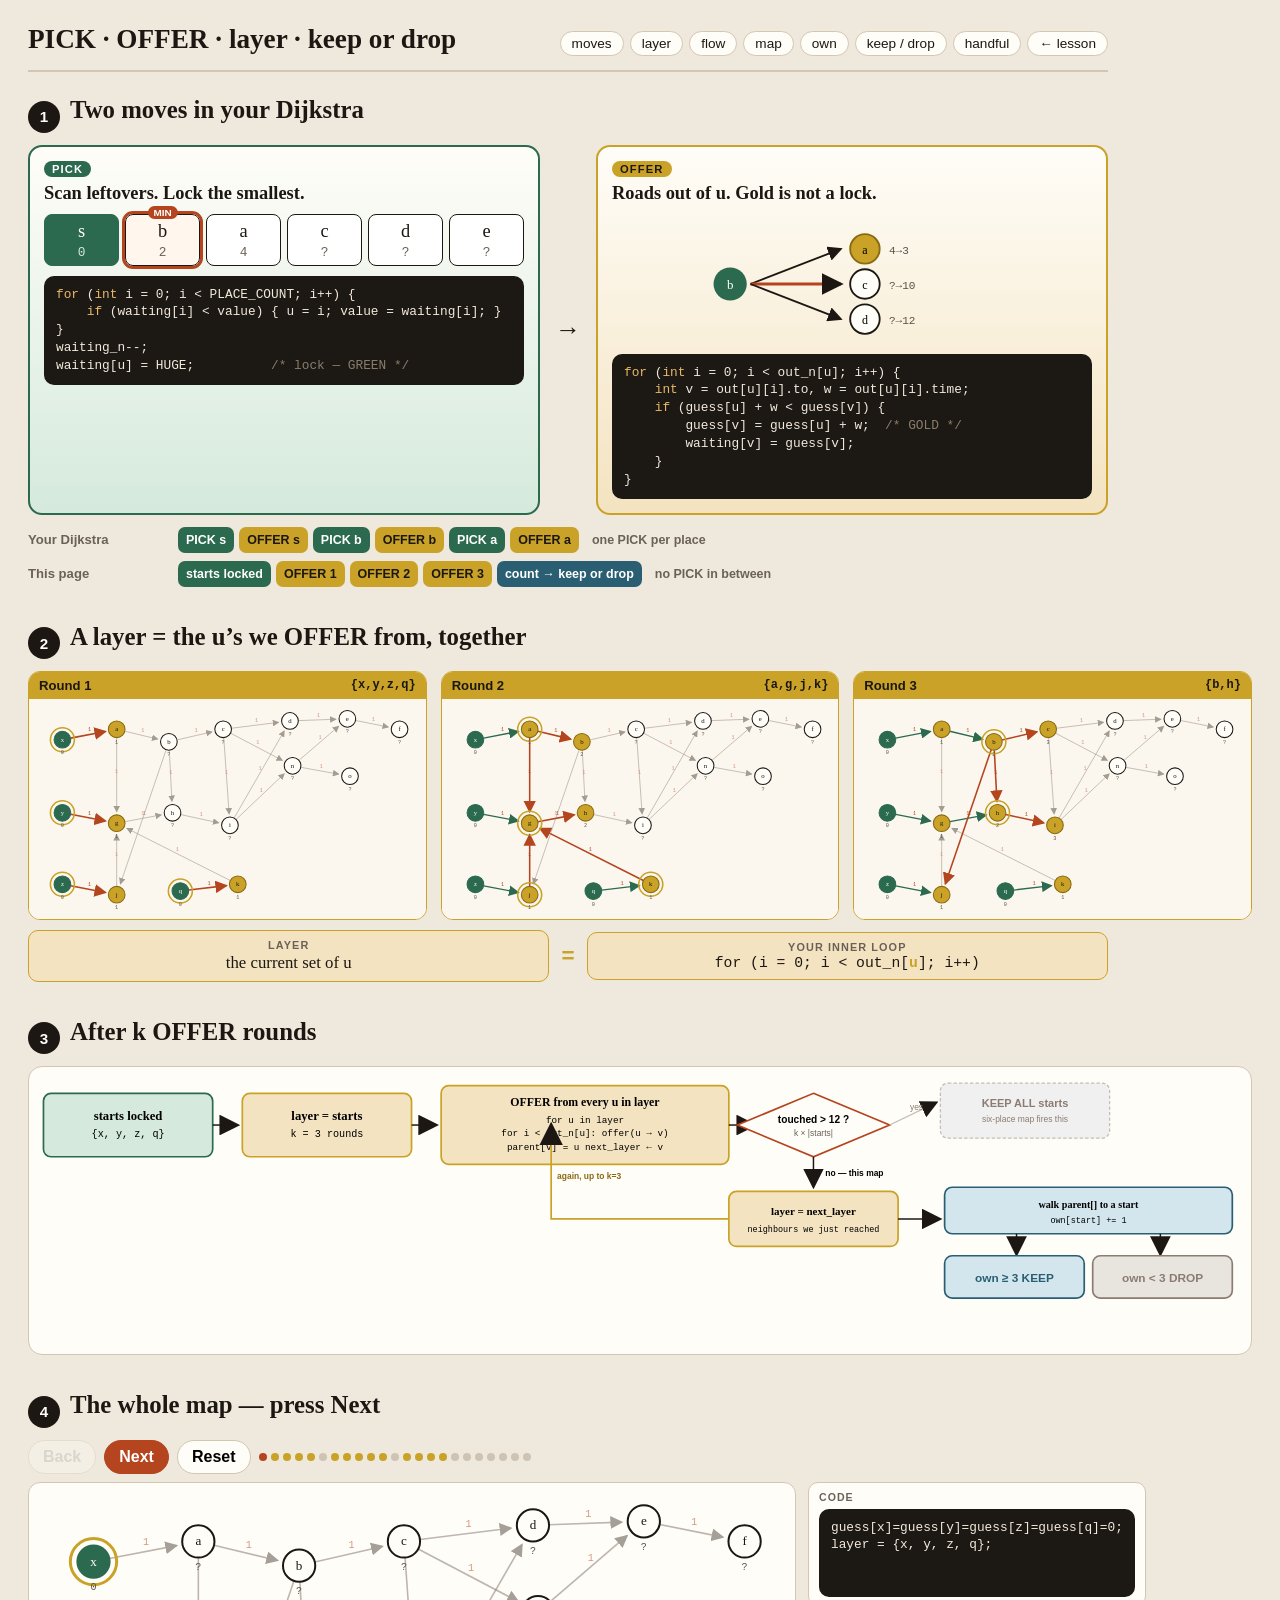
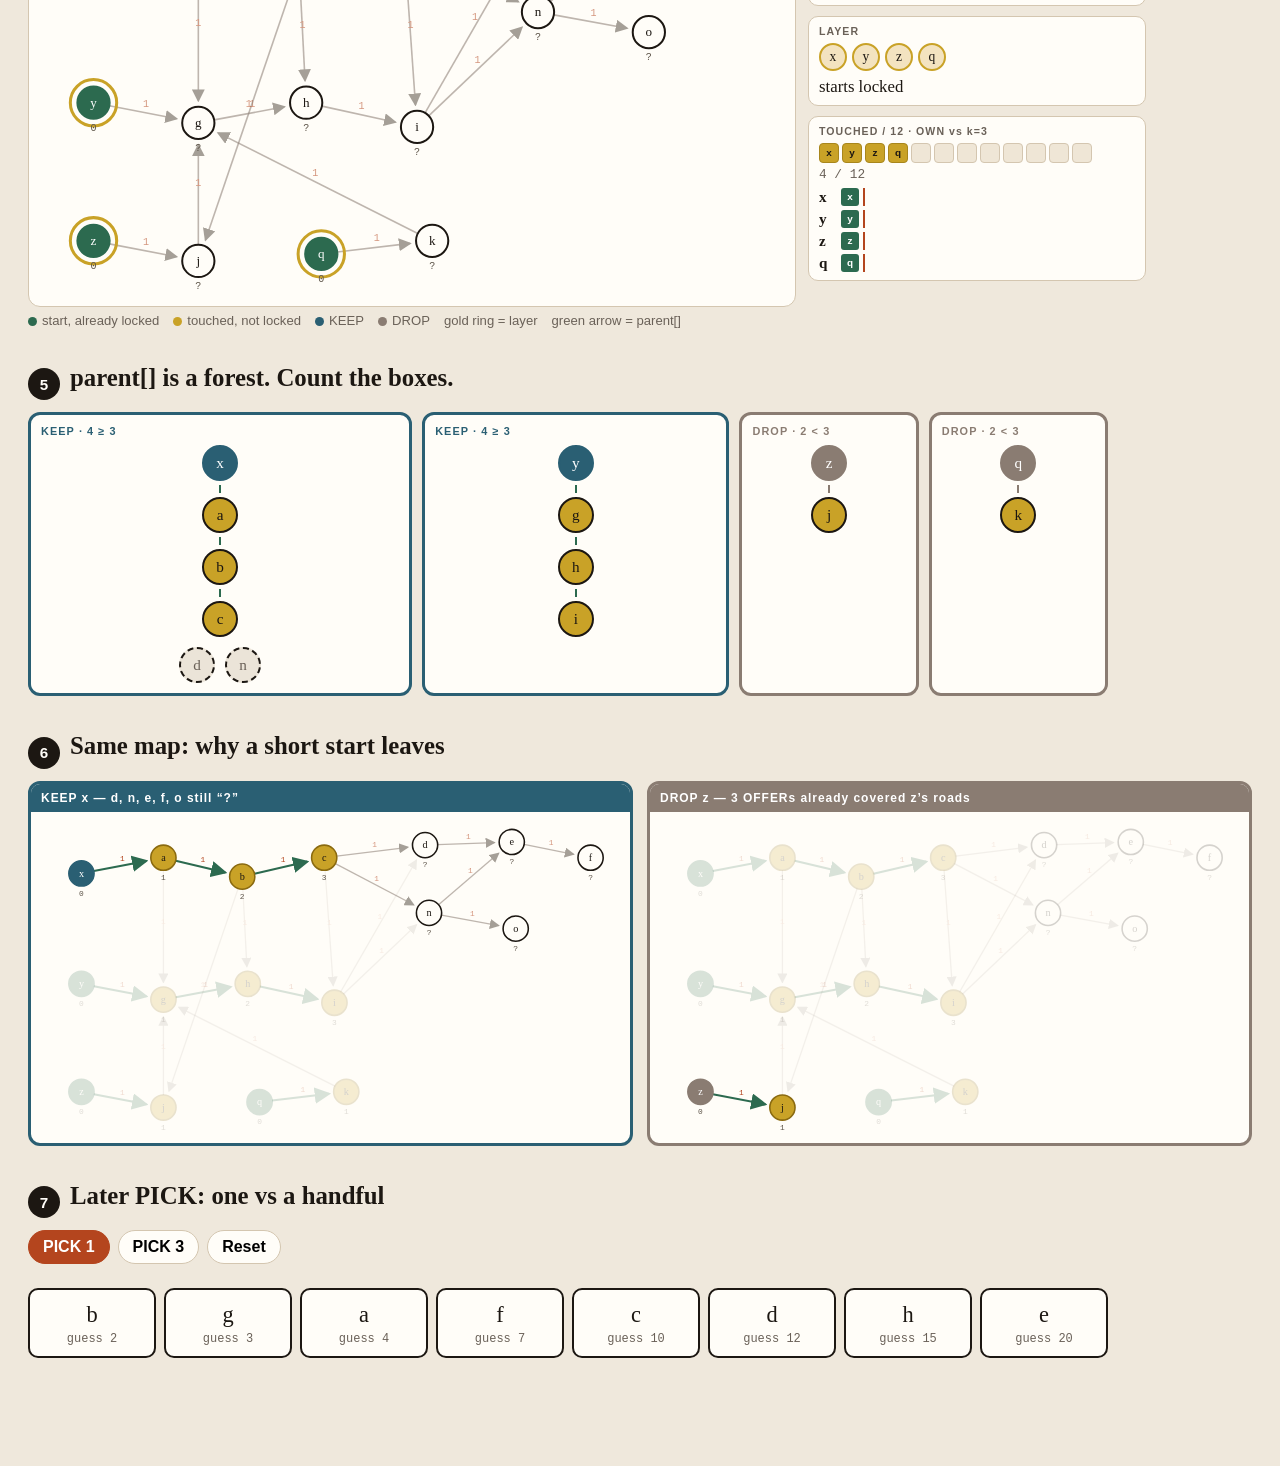
<file: docs/visual-08-09.html>
<!DOCTYPE html>
<html lang="en">
<head>
  <meta charset="utf-8" />
  <meta name="viewport" content="width=device-width, initial-scale=1" />
  <title>Visual — PICK, OFFER, layer, keep or drop</title>
  <style>
    :root {
      --paper: #efe8dc;
      --ink: #1c1712;
      --muted: #6a6158;
      --line: #d4c6b0;
      --panel: #fffdf8;
      --pick: #2c6a4f;
      --pick-soft: #d5eadc;
      --offer: #c9a227;
      --offer-soft: #f3e3c0;
      --hub: #2a5f73;
      --drop: #8a7c72;
      --hot: #b4451e;
      --code-bg: #1c1814;
      --code-ink: #f3eadc;
      --code-cmt: #8a7d6c;
    }
    * { box-sizing: border-box; }
    html, body { margin: 0; padding: 0; }
    body {
      font-family: ui-sans-serif, -apple-system, "Segoe UI", sans-serif;
      color: var(--ink);
      background: var(--paper);
      font-size: 16px;
    }
    .page { max-width: 2920px; margin: 0 auto; padding: 20px 28px 72px; }
    .narrow { max-width: 1080px; }
    a { color: var(--hot); }
    h2 {
      font-family: Georgia, "Iowan Old Style", serif;
      font-size: 1.55rem;
      font-weight: 650;
      margin: 0 0 12px;
    }
    h2 .n {
      display: inline-grid;
      place-items: center;
      width: 32px; height: 32px;
      border-radius: 50%;
      background: var(--ink);
      color: var(--panel);
      font-size: 0.95rem;
      margin-right: 10px;
      vertical-align: -4px;
      font-family: ui-sans-serif, sans-serif;
    }
    .top {
      display: flex;
      align-items: baseline;
      justify-content: space-between;
      gap: 16px;
      padding: 4px 0 14px;
      border-bottom: 2px solid var(--line);
      margin-bottom: 24px;
      max-width: 1080px;
    }
    .top h1 {
      font-family: Georgia, serif;
      font-size: 1.7rem;
      margin: 0;
      font-weight: 650;
    }
    nav.jump { display: flex; gap: 6px; flex-wrap: wrap; }
    nav.jump a {
      text-decoration: none;
      color: var(--ink);
      background: var(--panel);
      border: 1px solid var(--line);
      border-radius: 999px;
      padding: 4px 11px;
      font-size: 0.85rem;
    }
    .band { margin-bottom: 36px; scroll-margin-top: 12px; }
    pre, code, .mono { font-family: ui-monospace, "SF Mono", Menlo, monospace; }
    pre {
      margin: 0;
      background: var(--code-bg);
      color: var(--code-ink);
      border-radius: 10px;
      padding: 10px 12px;
      font-size: 0.8rem;
      line-height: 1.4;
    }
    .cmt { color: var(--code-cmt); }
    .kw { color: #e8b86a; }

    .machines {
      display: grid;
      grid-template-columns: 1fr 40px 1fr;
      gap: 8px;
      align-items: stretch;
    }
    .machine {
      background: var(--panel);
      border: 2px solid var(--line);
      border-radius: 14px;
      padding: 12px 14px 14px;
    }
    .machine.pick { border-color: var(--pick); background: linear-gradient(#fffdf8, var(--pick-soft)); }
    .machine.offer { border-color: var(--offer); background: linear-gradient(#fffdf8, var(--offer-soft)); }
    .machine .tag {
      display: inline-block;
      font-weight: 800;
      letter-spacing: 0.1em;
      font-size: 0.7rem;
      padding: 2px 8px;
      border-radius: 999px;
      margin-bottom: 6px;
    }
    .machine.pick .tag { background: var(--pick); color: #fff; }
    .machine.offer .tag { background: var(--offer); color: var(--ink); }
    .machine h3 { font-family: Georgia, serif; font-size: 1.15rem; margin: 0 0 10px; }
    .then { display: grid; place-items: center; font-size: 1.6rem; font-weight: 800; }
    .cells { display: flex; gap: 6px; margin-bottom: 10px; }
    .cell {
      flex: 1;
      background: #fff;
      border: 1.5px solid var(--ink);
      border-radius: 8px;
      text-align: center;
      padding: 6px 2px 5px;
      position: relative;
    }
    .cell .id { font-family: Georgia, serif; font-size: 1.15rem; display: block; }
    .cell .g { font-family: ui-monospace, monospace; color: var(--muted); font-size: 0.8rem; }
    .cell.locked { background: var(--pick); border-color: var(--pick); color: #fff; }
    .cell.locked .g { color: #d5eadc; }
    .cell.min { outline: 3px solid var(--hot); background: #fff6ee; }
    .cell .flag {
      position: absolute;
      top: -9px; left: 50%;
      transform: translateX(-50%);
      background: var(--hot);
      color: #fff;
      font-size: 0.62rem;
      font-weight: 800;
      padding: 1px 6px;
      border-radius: 999px;
    }
    .offer-viz svg { width: 100%; height: 140px; display: block; }

    .timelines { margin-top: 12px; display: grid; gap: 8px; }
    .tl { display: grid; grid-template-columns: 140px 1fr; gap: 10px; align-items: center; }
    .tl .name { font-weight: 800; color: var(--muted); font-size: 0.82rem; }
    .track { display: flex; gap: 5px; flex-wrap: wrap; }
    .track i {
      font-style: normal;
      font-weight: 700;
      font-size: 0.78rem;
      border-radius: 7px;
      padding: 6px 8px;
    }
    .track .p { background: var(--pick); color: #fff; }
    .track .o { background: var(--offer); color: var(--ink); }
    .track .n { background: var(--hub); color: #fff; }
    .track .x { color: var(--muted); }

    .frames {
      display: grid;
      grid-template-columns: 1fr 1fr 1fr;
      gap: 14px;
      max-width: 2160px;
    }
    .frame {
      background: var(--panel);
      border: 1.5px solid var(--offer);
      border-radius: 12px;
      overflow: hidden;
    }
    .frame header {
      background: var(--offer);
      padding: 6px 10px;
      font-weight: 800;
      font-size: 0.82rem;
      display: flex;
      justify-content: space-between;
      gap: 8px;
    }
    .frame header .sub { font-weight: 600; font-family: ui-monospace, monospace; font-size: 0.75rem; }
    .frame svg { width: 100%; height: auto; display: block; background: #fbf7ef; }
    .layer-eq {
      margin-top: 10px;
      display: grid;
      grid-template-columns: 1fr auto 1fr;
      gap: 12px;
      align-items: center;
      max-width: 1080px;
    }
    .eq-box {
      background: var(--offer-soft);
      border: 1.5px solid var(--offer);
      border-radius: 10px;
      padding: 8px 12px;
      text-align: center;
    }
    .eq-box .lab { font-size: 0.68rem; font-weight: 800; letter-spacing: 0.1em; color: var(--muted); }
    .eq-box .val { font-family: Georgia, serif; font-size: 1.05rem; margin-top: 2px; }
    .eq-sign { font-size: 1.4rem; font-weight: 800; color: var(--offer); }

    .flow-wrap {
      background: var(--panel);
      border: 1px solid var(--line);
      border-radius: 14px;
      padding: 6px;
    }
    .flow-wrap svg { width: 100%; height: auto; display: block; }

    .bar { display: flex; gap: 8px; align-items: center; margin-bottom: 8px; flex-wrap: wrap; }
    button {
      font: inherit;
      font-weight: 700;
      border-radius: 999px;
      border: 1px solid var(--line);
      background: var(--panel);
      padding: 7px 14px;
      cursor: pointer;
    }
    button.primary { background: var(--hot); color: #fff; border-color: var(--hot); }
    button:disabled { opacity: 0.35; cursor: default; }
    .dots { display: flex; gap: 4px; flex-wrap: wrap; }
    .dots i {
      width: 8px; height: 8px; border-radius: 50%;
      background: #cfc4b4;
      font-style: normal;
      display: block;
      cursor: pointer;
    }
    .dots i.on { background: var(--hot); }
    .dots i.offer { background: var(--offer); }
    .dots i.on.offer { background: var(--hot); }

    .map-row {
      display: grid;
      grid-template-columns: 1fr 300px;
      gap: 12px;
      align-items: start;
    }
    .map-frame {
      background: var(--panel);
      border: 1.5px solid var(--line);
      border-radius: 12px;
      overflow: hidden;
    }
    .map-frame svg { width: 100%; height: auto; display: block; }
    .hud {
      display: grid;
      gap: 10px;
    }
    .hud > div {
      background: var(--panel);
      border: 1px solid var(--line);
      border-radius: 10px;
      padding: 8px 10px;
    }
    .hud .lab {
      font-size: 0.66rem;
      font-weight: 800;
      letter-spacing: 0.1em;
      color: var(--muted);
      margin-bottom: 6px;
    }
    .chips { display: flex; flex-wrap: wrap; gap: 5px; }
    .chip {
      min-width: 28px; height: 28px;
      border-radius: 50%;
      display: grid; place-items: center;
      font-family: Georgia, serif;
      font-size: 0.85rem;
      border: 2px solid var(--offer);
      background: var(--offer-soft);
    }
    .chip.empty { border-style: dashed; color: var(--muted); background: transparent; }
    .act { font-family: Georgia, serif; font-size: 1.05rem; margin-top: 6px; }
    .meter { display: flex; gap: 3px; flex-wrap: wrap; }
    .meter b {
      width: 20px; height: 20px;
      border-radius: 4px;
      background: #efe6d6;
      border: 1px solid var(--line);
      font-size: 0.62rem;
      display: grid; place-items: center;
      color: transparent;
    }
    .meter b.on { background: var(--offer); border-color: #a8861c; color: var(--ink); }
    .meter-cap { margin: 4px 0 0; font-family: ui-monospace, monospace; color: var(--muted); font-size: 0.8rem; }
    .stacks { display: grid; gap: 4px; margin-top: 6px; }
    .stack-row { display: flex; align-items: center; gap: 4px; }
    .stack-row .who { width: 18px; font-family: Georgia, serif; font-size: 0.95rem; font-weight: 700; }
    .tok {
      width: 18px; height: 18px;
      border-radius: 3px;
      background: var(--offer);
      display: grid; place-items: center;
      font-size: 0.62rem;
      font-weight: 800;
    }
    .tok.start { background: var(--pick); color: #fff; }
    .kline { width: 2px; height: 18px; background: var(--hot); }
    .verdict { margin-left: auto; font-weight: 800; font-size: 0.72rem; letter-spacing: 0.06em; min-width: 42px; }
    .verdict.keep { color: var(--hub); }
    .verdict.drop { color: var(--drop); }

    .legend {
      display: flex;
      flex-wrap: wrap;
      gap: 8px 14px;
      color: var(--muted);
      font-size: 0.82rem;
      margin-top: 6px;
    }
    .dot {
      display: inline-block;
      width: 9px; height: 9px;
      border-radius: 50%;
      margin-right: 5px;
      vertical-align: middle;
    }

    .forest { display: grid; grid-template-columns: 1.5fr 1.2fr 0.7fr 0.7fr; gap: 10px; }
    .tree {
      background: var(--panel);
      border: 3px solid var(--line);
      border-radius: 12px;
      padding: 10px;
    }
    .tree.keep { border-color: var(--hub); }
    .tree.drop { border-color: var(--drop); }
    .tree .stamp { font-weight: 800; letter-spacing: 0.1em; font-size: 0.68rem; margin-bottom: 8px; }
    .tree.keep .stamp { color: var(--hub); }
    .tree.drop .stamp { color: var(--drop); }
    .nest { display: flex; flex-direction: column; align-items: center; gap: 4px; }
    .ball {
      width: 36px; height: 36px;
      border-radius: 50%;
      display: grid; place-items: center;
      font-family: Georgia, serif;
      font-size: 0.95rem;
      border: 2px solid var(--ink);
      background: var(--offer);
    }
    .ball.root { background: var(--pick); color: #fff; border-color: var(--pick); }
    .tree.keep .ball.root { background: var(--hub); border-color: var(--hub); }
    .tree.drop .ball.root { background: var(--drop); border-color: var(--drop); }
    .kids { display: flex; gap: 10px; justify-content: center; }
    .ghost .ball { background: #ebe4d8; color: var(--muted); border-style: dashed; }
    .stem { width: 2px; height: 8px; background: var(--pick); }
    .tree.drop .stem { background: var(--drop); }

    .pair {
      display: grid;
      grid-template-columns: 1fr 1fr;
      gap: 14px;
      max-width: 2160px;
    }
    .why-viz {
      background: var(--panel);
      border-radius: 12px;
      border: 3px solid var(--line);
      overflow: hidden;
    }
    .why-viz.keep { border-color: var(--hub); }
    .why-viz.drop { border-color: var(--drop); }
    .why-viz header {
      padding: 7px 10px;
      font-weight: 800;
      letter-spacing: 0.08em;
      font-size: 0.75rem;
    }
    .why-viz.keep header { background: var(--hub); color: #fff; }
    .why-viz.drop header { background: var(--drop); color: #fff; }
    .why-viz svg { width: 100%; height: auto; display: block; }

    .hf-bar { display: flex; gap: 8px; margin-bottom: 8px; }
    .tiles { display: grid; grid-template-columns: repeat(8, 1fr); gap: 8px; }
    .tile {
      background: var(--panel);
      border: 2px solid var(--ink);
      border-radius: 10px;
      padding: 12px 4px 10px;
      text-align: center;
      position: relative;
    }
    .tile .id { font-family: Georgia, serif; font-size: 1.4rem; display: block; }
    .tile .g { font-family: ui-monospace, monospace; color: var(--muted); font-size: 0.75rem; }
    .tile.taken { background: var(--pick); color: #fff; border-color: var(--pick); }
    .tile.taken .g { color: #d5eadc; }
    .tile.batch { background: var(--hub); color: #fff; border-color: var(--hub); }
    .tile.batch .g { color: #d3e6ee; }
    .tile .crown {
      position: absolute;
      top: 4px; left: 50%;
      transform: translateX(-50%);
      font-size: 0.58rem;
      font-weight: 800;
      letter-spacing: 0.06em;
    }
    .bracket { height: 12px; margin: 0 0 4px; display: grid; grid-template-columns: repeat(8, 1fr); gap: 8px; }
    .bracket i { display: block; height: 10px; }
    .bracket i.on { border: 2px solid var(--hub); border-bottom: none; border-radius: 8px 8px 0 0; }
  </style>
</head>
<body>
  <div class="page">
    <header class="top">
      <h1>PICK · OFFER · layer · keep or drop</h1>
      <nav class="jump">
        <a href="#moves">moves</a>
        <a href="#layer">layer</a>
        <a href="#flow">flow</a>
        <a href="#map">map</a>
        <a href="#own">own</a>
        <a href="#keep">keep / drop</a>
        <a href="#handful">handful</a>
        <a href="index.html">← lesson</a>
      </nav>
    </header>

    <section class="band narrow" id="moves">
      <h2><span class="n">1</span>Two moves in your Dijkstra</h2>
      <div class="machines">
        <article class="machine pick">
          <span class="tag">PICK</span>
          <h3>Scan leftovers. Lock the smallest.</h3>
          <div class="cells">
            <div class="cell locked"><span class="id">s</span><span class="g">0</span></div>
            <div class="cell min"><span class="flag">MIN</span><span class="id">b</span><span class="g">2</span></div>
            <div class="cell"><span class="id">a</span><span class="g">4</span></div>
            <div class="cell"><span class="id">c</span><span class="g">?</span></div>
            <div class="cell"><span class="id">d</span><span class="g">?</span></div>
            <div class="cell"><span class="id">e</span><span class="g">?</span></div>
          </div>
          <pre><span class="kw">for</span> (<span class="kw">int</span> i = 0; i &lt; PLACE_COUNT; i++) {
    <span class="kw">if</span> (waiting[i] &lt; value) { u = i; value = waiting[i]; }
}
waiting_n--;
waiting[u] = HUGE;          <span class="cmt">/* lock — GREEN */</span></pre>
        </article>
        <div class="then" aria-hidden="true">→</div>
        <article class="machine offer">
          <span class="tag">OFFER</span>
          <h3>Roads out of u. Gold is not a lock.</h3>
          <div class="offer-viz">
            <svg viewBox="0 0 520 140" aria-hidden="true">
              <defs>
                <marker id="arrK" markerWidth="8" markerHeight="8" refX="7" refY="4" orient="auto">
                  <path d="M0,0 L8,4 L0,8 z" fill="#1c1712" />
                </marker>
              </defs>
              <line x1="150" y1="70" x2="248" y2="32" stroke="#1c1712" stroke-width="2" marker-end="url(#arrK)" />
              <line x1="150" y1="70" x2="248" y2="70" stroke="#b4451e" stroke-width="3" marker-end="url(#arrK)" />
              <line x1="150" y1="70" x2="248" y2="108" stroke="#1c1712" stroke-width="2" marker-end="url(#arrK)" />
              <circle cx="128" cy="70" r="18" fill="#2c6a4f" />
              <text x="128" y="75" text-anchor="middle" fill="#fff" font-size="14" font-family="Georgia,serif">b</text>
              <circle cx="274" cy="32" r="16" fill="#c9a227" stroke="#8a6a10" stroke-width="2" />
              <text x="274" y="37" text-anchor="middle" font-size="13" font-family="Georgia,serif">a</text>
              <circle cx="274" cy="70" r="16" fill="#fffdf8" stroke="#1c1712" stroke-width="2" />
              <text x="274" y="75" text-anchor="middle" font-size="13" font-family="Georgia,serif">c</text>
              <circle cx="274" cy="108" r="16" fill="#fffdf8" stroke="#1c1712" stroke-width="2" />
              <text x="274" y="113" text-anchor="middle" font-size="13" font-family="Georgia,serif">d</text>
              <text x="300" y="37" fill="#5c5348" font-size="12" font-family="ui-monospace,monospace">4→3</text>
              <text x="300" y="75" fill="#5c5348" font-size="12" font-family="ui-monospace,monospace">?→10</text>
              <text x="300" y="113" fill="#5c5348" font-size="12" font-family="ui-monospace,monospace">?→12</text>
            </svg>
          </div>
          <pre><span class="kw">for</span> (<span class="kw">int</span> i = 0; i &lt; out_n[u]; i++) {
    <span class="kw">int</span> v = out[u][i].to, w = out[u][i].time;
    <span class="kw">if</span> (guess[u] + w &lt; guess[v]) {
        guess[v] = guess[u] + w;  <span class="cmt">/* GOLD */</span>
        waiting[v] = guess[v];
    }
}</pre>
        </article>
      </div>
      <div class="timelines">
        <div class="tl">
          <div class="name">Your Dijkstra</div>
          <div class="track">
            <i class="p">PICK s</i><i class="o">OFFER s</i>
            <i class="p">PICK b</i><i class="o">OFFER b</i>
            <i class="p">PICK a</i><i class="o">OFFER a</i>
            <i class="x">one PICK per place</i>
          </div>
        </div>
        <div class="tl">
          <div class="name">This page</div>
          <div class="track">
            <i class="p">starts locked</i>
            <i class="o">OFFER 1</i><i class="o">OFFER 2</i><i class="o">OFFER 3</i>
            <i class="n">count → keep or drop</i>
            <i class="x">no PICK in between</i>
          </div>
        </div>
      </div>
    </section>

    <section class="band" id="layer">
      <h2><span class="n">2</span>A layer = the u’s we OFFER from, together</h2>
      <div class="frames">
        <div class="frame">
          <header>Round 1 <span class="sub">{x,y,z,q}</span></header>
          <svg id="fr1" viewBox="0 0 760 420" role="img" aria-label="Offer round 1"></svg>
        </div>
        <div class="frame">
          <header>Round 2 <span class="sub">{a,g,j,k}</span></header>
          <svg id="fr2" viewBox="0 0 760 420" role="img" aria-label="Offer round 2"></svg>
        </div>
        <div class="frame">
          <header>Round 3 <span class="sub">{b,h}</span></header>
          <svg id="fr3" viewBox="0 0 760 420" role="img" aria-label="Offer round 3"></svg>
        </div>
      </div>
      <div class="layer-eq">
        <div class="eq-box">
          <div class="lab">LAYER</div>
          <div class="val">the current set of u</div>
        </div>
        <div class="eq-sign">=</div>
        <div class="eq-box">
          <div class="lab">YOUR INNER LOOP</div>
          <div class="val" style="font-family:ui-monospace,monospace;font-size:0.92rem">for (i = 0; i &lt; out_n[<b style="color:#c9a227">u</b>]; i++)</div>
        </div>
      </div>
    </section>

    <section class="band" id="flow">
      <h2><span class="n">3</span>After k OFFER rounds</h2>
      <div class="flow-wrap">
        <svg viewBox="0 0 2860 650" role="img" aria-label="Find hubs flowchart">
          <defs>
            <marker id="fArr" markerWidth="14" markerHeight="14" refX="12" refY="7" orient="auto">
              <path d="M0,0 L14,7 L0,14 z" fill="#1c1712" />
            </marker>
          </defs>
          <rect x="20" y="48" width="400" height="150" rx="18" fill="#d5eadc" stroke="#2c6a4f" stroke-width="4" />
          <text x="220" y="112" text-anchor="middle" font-size="30" font-weight="700" font-family="Georgia,serif">starts locked</text>
          <text x="220" y="152" text-anchor="middle" font-size="24" font-family="ui-monospace,monospace">{x, y, z, q}</text>
          <line x1="420" y1="123" x2="478" y2="123" stroke="#1c1712" stroke-width="3.5" marker-end="url(#fArr)" />
          <rect x="490" y="48" width="400" height="150" rx="18" fill="#f3e3c0" stroke="#c9a227" stroke-width="4" />
          <text x="690" y="112" text-anchor="middle" font-size="30" font-weight="700" font-family="Georgia,serif">layer = starts</text>
          <text x="690" y="152" text-anchor="middle" font-size="24" font-family="ui-monospace,monospace">k = 3 rounds</text>
          <line x1="890" y1="123" x2="948" y2="123" stroke="#1c1712" stroke-width="3.5" marker-end="url(#fArr)" />
          <rect x="960" y="30" width="680" height="186" rx="18" fill="#f3e3c0" stroke="#c9a227" stroke-width="4" />
          <text x="1300" y="78" text-anchor="middle" font-size="28" font-weight="700" font-family="Georgia,serif">OFFER from every u in layer</text>
          <text x="1300" y="118" text-anchor="middle" font-size="22" font-family="ui-monospace,monospace">for u in layer</text>
          <text x="1300" y="150" text-anchor="middle" font-size="22" font-family="ui-monospace,monospace">    for i &lt; out_n[u]:  offer(u → v)</text>
          <text x="1300" y="182" text-anchor="middle" font-size="22" font-family="ui-monospace,monospace">parent[v] = u     next_layer ← v</text>
          <line x1="1640" y1="123" x2="1700" y2="123" stroke="#1c1712" stroke-width="3.5" marker-end="url(#fArr)" />
          <polygon points="1840,48 2020,123 1840,198 1660,123" fill="#fffdf8" stroke="#b4451e" stroke-width="4" />
          <text x="1840" y="118" text-anchor="middle" font-size="24" font-weight="700">touched &gt; 12 ?</text>
          <text x="1840" y="148" text-anchor="middle" font-size="20" fill="#6a6158">k × |starts|</text>
          <line x1="2020" y1="123" x2="2130" y2="70" stroke="#c5bdb3" stroke-width="3" marker-end="url(#fArr)" />
          <text x="2068" y="88" fill="#8a7c72" font-size="20">yes</text>
          <rect x="2140" y="24" width="400" height="130" rx="18" fill="#f0f0f0" stroke="#c5bdb3" stroke-width="3" stroke-dasharray="8 5" />
          <text x="2340" y="80" text-anchor="middle" font-size="26" fill="#8a7c72" font-weight="700">KEEP ALL starts</text>
          <text x="2340" y="116" text-anchor="middle" font-size="20" fill="#8a7c72">six-place map fires this</text>
          <line x1="1840" y1="198" x2="1840" y2="268" stroke="#1c1712" stroke-width="3.5" marker-end="url(#fArr)" />
          <text x="1868" y="244" font-size="20" font-weight="700">no — this map</text>
          <rect x="1640" y="280" width="400" height="130" rx="18" fill="#f3e3c0" stroke="#c9a227" stroke-width="4" />
          <text x="1840" y="336" text-anchor="middle" font-size="26" font-weight="700" font-family="Georgia,serif">layer = next_layer</text>
          <text x="1840" y="376" text-anchor="middle" font-size="20" font-family="ui-monospace,monospace">neighbours we just reached</text>
          <path d="M1640,345 H1220 V123" fill="none" stroke="#c9a227" stroke-width="4" marker-end="url(#fArr)" />
          <text x="1234" y="250" fill="#8a6a10" font-size="20" font-weight="700">again, up to k=3</text>
          <line x1="2040" y1="345" x2="2138" y2="345" stroke="#1c1712" stroke-width="3.5" marker-end="url(#fArr)" />
          <rect x="2150" y="270" width="680" height="110" rx="18" fill="#d3e6ee" stroke="#2a5f73" stroke-width="4" />
          <text x="2490" y="318" text-anchor="middle" font-size="24" font-weight="700" font-family="Georgia,serif">walk parent[] to a start</text>
          <text x="2490" y="354" text-anchor="middle" font-size="20" font-family="ui-monospace,monospace">own[start] += 1</text>
          <line x1="2320" y1="380" x2="2320" y2="428" stroke="#1c1712" stroke-width="3.5" marker-end="url(#fArr)" />
          <line x1="2660" y1="380" x2="2660" y2="428" stroke="#1c1712" stroke-width="3.5" marker-end="url(#fArr)" />
          <rect x="2150" y="432" width="330" height="100" rx="18" fill="#d3e6ee" stroke="#2a5f73" stroke-width="4" />
          <text x="2315" y="494" text-anchor="middle" font-size="28" font-weight="800" fill="#2a5f73">own ≥ 3  KEEP</text>
          <rect x="2500" y="432" width="330" height="100" rx="18" fill="#e8e4de" stroke="#8a7c72" stroke-width="4" />
          <text x="2665" y="494" text-anchor="middle" font-size="28" font-weight="800" fill="#8a7c72">own &lt; 3  DROP</text>
        </svg>
      </div>
    </section>

    <section class="band narrow" id="map">
      <h2><span class="n">4</span>The whole map — press Next</h2>
      <div class="bar">
        <button type="button" id="prev">Back</button>
        <button type="button" class="primary" id="next">Next</button>
        <button type="button" id="reset">Reset</button>
        <div class="dots" id="dots"></div>
      </div>
      <div class="map-row">
        <div>
          <div class="map-frame">
            <svg id="bigMap" viewBox="0 0 760 420" role="img" aria-label="Connected map"></svg>
          </div>
          <div class="legend">
            <span><i class="dot" style="background:#2c6a4f"></i>start, already locked</span>
            <span><i class="dot" style="background:#c9a227"></i>touched, not locked</span>
            <span><i class="dot" style="background:#2a5f73"></i>KEEP</span>
            <span><i class="dot" style="background:#8a7c72"></i>DROP</span>
            <span>gold ring = layer</span>
            <span>green arrow = parent[]</span>
          </div>
        </div>
        <aside class="hud">
          <div>
            <div class="lab">CODE</div>
            <pre id="hudCode" style="min-height:88px"></pre>
          </div>
          <div>
            <div class="lab">LAYER</div>
            <div class="chips" id="hudLayer"></div>
            <div class="act" id="hudAct">—</div>
          </div>
          <div>
            <div class="lab">TOUCHED / 12  ·  OWN vs k=3</div>
            <div class="meter" id="hudMeter"></div>
            <p class="meter-cap" id="hudMeta"></p>
            <div class="stacks" id="hudStacks"></div>
          </div>
        </aside>
      </div>
    </section>

    <section class="band narrow" id="own">
      <h2><span class="n">5</span>parent[] is a forest. Count the boxes.</h2>
      <div class="forest">
        <div class="tree keep">
          <div class="stamp">KEEP · 4 ≥ 3</div>
          <div class="nest">
            <div class="ball root">x</div>
            <div class="stem"></div>
            <div class="nest">
              <div class="ball">a</div>
              <div class="stem"></div>
              <div class="nest">
                <div class="ball">b</div>
                <div class="stem"></div>
                <div class="ball">c</div>
              </div>
            </div>
          </div>
          <div class="kids ghost" style="margin-top:10px">
            <div class="nest"><div class="ball">d</div></div>
            <div class="nest"><div class="ball">n</div></div>
          </div>
        </div>
        <div class="tree keep">
          <div class="stamp">KEEP · 4 ≥ 3</div>
          <div class="nest">
            <div class="ball root">y</div>
            <div class="stem"></div>
            <div class="nest">
              <div class="ball">g</div>
              <div class="stem"></div>
              <div class="nest">
                <div class="ball">h</div>
                <div class="stem"></div>
                <div class="ball">i</div>
              </div>
            </div>
          </div>
        </div>
        <div class="tree drop">
          <div class="stamp">DROP · 2 &lt; 3</div>
          <div class="nest">
            <div class="ball root">z</div>
            <div class="stem"></div>
            <div class="ball">j</div>
          </div>
        </div>
        <div class="tree drop">
          <div class="stamp">DROP · 2 &lt; 3</div>
          <div class="nest">
            <div class="ball root">q</div>
            <div class="stem"></div>
            <div class="ball">k</div>
          </div>
        </div>
      </div>
    </section>

    <section class="band" id="keep">
      <h2><span class="n">6</span>Same map: why a short start leaves</h2>
      <div class="pair">
        <div class="why-viz keep">
          <header>KEEP x — d, n, e, f, o still “?”</header>
          <svg id="keepX" viewBox="0 0 760 420" role="img"></svg>
        </div>
        <div class="why-viz drop">
          <header>DROP z — 3 OFFERs already covered z’s roads</header>
          <svg id="dropZ" viewBox="0 0 760 420" role="img"></svg>
        </div>
      </div>
    </section>

    <section class="band narrow" id="handful">
      <h2><span class="n">7</span>Later PICK: one vs a handful</h2>
      <div class="hf-bar">
        <button type="button" class="primary" id="hfDij">PICK 1</button>
        <button type="button" id="hfNew">PICK 3</button>
        <button type="button" id="hfReset">Reset</button>
      </div>
      <div class="bracket" id="hfBr"></div>
      <div class="tiles" id="hfTiles"></div>
    </section>
  </div>

  <script>
(function () {
  const INF = 1e9;
  const K = 3;
  const STARTS = ["x", "y", "z", "q"];
  const THRESH = K * STARTS.length;
  const R = 16;

  const NODES = [
    { id: "x", x: 64,  y: 78,  start: true },
    { id: "a", x: 168, y: 58 },
    { id: "b", x: 268, y: 82 },
    { id: "c", x: 372, y: 58 },
    { id: "d", x: 500, y: 42 },
    { id: "e", x: 610, y: 38 },
    { id: "f", x: 710, y: 58 },
    { id: "n", x: 505, y: 128 },
    { id: "o", x: 615, y: 148 },
    { id: "y", x: 64,  y: 218, start: true },
    { id: "g", x: 168, y: 238 },
    { id: "h", x: 275, y: 218 },
    { id: "i", x: 385, y: 242 },
    { id: "z", x: 64,  y: 355, start: true },
    { id: "j", x: 168, y: 375 },
    { id: "q", x: 290, y: 368, start: true },
    { id: "k", x: 400, y: 355 }
  ];
  const EDGES = [
    { u: "x", v: "a", w: 1 },
    { u: "a", v: "b", w: 1 },
    { u: "b", v: "c", w: 1 },
    { u: "c", v: "d", w: 1 },
    { u: "c", v: "n", w: 1 },
    { u: "d", v: "e", w: 1 },
    { u: "e", v: "f", w: 1 },
    { u: "n", v: "o", w: 1 },
    { u: "n", v: "e", w: 1 },
    { u: "y", v: "g", w: 1 },
    { u: "g", v: "h", w: 1 },
    { u: "h", v: "i", w: 1 },
    { u: "z", v: "j", w: 1 },
    { u: "q", v: "k", w: 1 },
    { u: "a", v: "g", w: 1 },
    { u: "j", v: "g", w: 1 },
    { u: "k", v: "g", w: 1 },
    { u: "b", v: "h", w: 1 },
    { u: "b", v: "j", w: 1 },
    { u: "c", v: "i", w: 1 },
    { u: "i", v: "d", w: 1 },
    { u: "i", v: "n", w: 1 }
  ];
  const byId = {};
  NODES.forEach((n) => { byId[n.id] = n; });
  const adj = {};
  NODES.forEach((n) => { adj[n.id] = []; });
  EDGES.forEach((e) => adj[e.u].push(e));

  function el(name, attrs, text) {
    const n = document.createElementNS("http://www.w3.org/2000/svg", name);
    Object.keys(attrs || {}).forEach((k) => n.setAttribute(k, attrs[k]));
    if (text != null) n.textContent = text;
    return n;
  }

  function sizesOf(dist, pred) {
    const sizes = { x: 0, y: 0, z: 0, q: 0 };
    const members = { x: [], y: [], z: [], q: [] };
    NODES.forEach((n) => {
      if (dist[n.id] >= INF / 2) return;
      let cur = n.id, guard = 0;
      while (cur && guard++ < 24) {
        if (STARTS.indexOf(cur) >= 0) {
          sizes[cur] += 1;
          members[cur].push(n.id);
          break;
        }
        cur = pred[cur];
      }
    });
    return { sizes, members };
  }

  function draw(svg, st) {
    while (svg.firstChild) svg.removeChild(svg.firstChild);
    const defs = el("defs");
    const mk = el("marker", { id: svg.id + "arr", markerWidth: "8", markerHeight: "8", refX: "7", refY: "4", orient: "auto" });
    mk.appendChild(el("path", { d: "M0,0 L8,4 L0,8 z", fill: "#5c5348" }));
    defs.appendChild(mk);
    const mkH = el("marker", { id: svg.id + "arrH", markerWidth: "8", markerHeight: "8", refX: "7", refY: "4", orient: "auto" });
    mkH.appendChild(el("path", { d: "M0,0 L8,4 L0,8 z", fill: "#2c6a4f" }));
    defs.appendChild(mkH);
    const mkHot = el("marker", { id: svg.id + "arrHot", markerWidth: "8", markerHeight: "8", refX: "7", refY: "4", orient: "auto" });
    mkHot.appendChild(el("path", { d: "M0,0 L8,4 L0,8 z", fill: "#b4451e" }));
    defs.appendChild(mkHot);
    svg.appendChild(defs);

    const layerSet = {};
    (st.layer || []).forEach((id) => { layerSet[id] = 1; });
    const hubSet = {};
    (st.hubs || []).forEach((id) => { hubSet[id] = 1; });
    const dropSet = {};
    (st.dropped || []).forEach((id) => { dropSet[id] = 1; });
    const firedSet = {};
    (st.fired || []).forEach((e) => { firedSet[e.u + ">" + e.v] = 1; });
    const hi = st.highlight;
    const dimOf = (id) => (hi && hi.indexOf(id) < 0) ? "0.18" : "1";

    EDGES.forEach((e) => {
      const A = byId[e.u], B = byId[e.v];
      const hot = (st.hot && st.hot.u === e.u && st.hot.v === e.v) || firedSet[e.u + ">" + e.v];
      const isPar = st.pred && st.pred[e.v] === e.u;
      const dx = B.x - A.x, dy = B.y - A.y, len = Math.hypot(dx, dy) || 1;
      const x1 = A.x + (dx / len) * R, y1 = A.y + (dy / len) * R;
      const x2 = B.x - (dx / len) * (R + 6), y2 = B.y - (dy / len) * (R + 6);
      let stroke = "#8a7c72", sw = "1.6", mark = "url(#" + svg.id + "arr)", op = "0.55";
      if (isPar) { stroke = "#2c6a4f"; sw = "2.6"; mark = "url(#" + svg.id + "arrH)"; op = "1"; }
      if (hot) { stroke = "#b4451e"; sw = "3"; mark = "url(#" + svg.id + "arrHot)"; op = "1"; }
      const g = el("g", { opacity: String(Math.min(parseFloat(dimOf(e.u)), parseFloat(dimOf(e.v))) * parseFloat(op)) });
      g.appendChild(el("line", {
        x1: x1, y1: y1, x2: x2, y2: y2,
        stroke: stroke, "stroke-width": sw, "marker-end": mark
      }));
      g.appendChild(el("text", {
        x: String((A.x + B.x) / 2), y: String((A.y + B.y) / 2 - 6),
        fill: "#b4451e", "font-size": "10", "text-anchor": "middle",
        "font-family": "ui-monospace, monospace"
      }, String(e.w)));
      svg.appendChild(g);
    });

    NODES.forEach((n) => {
      const gval = st.dist[n.id];
      const shown = (gval == null || gval >= INF / 2) ? "?" : String(gval);
      let fill = "#fffdf8", stroke = "#1c1712", tfill = "#1c1712";
      if (gval != null && gval < INF / 2 && !st.locked[n.id] && !n.start) { fill = "#c9a227"; stroke = "#8a6a10"; }
      if (st.locked[n.id]) { fill = "#2c6a4f"; stroke = "#2c6a4f"; tfill = "#fff"; }
      if (hubSet[n.id]) { fill = "#2a5f73"; stroke = "#2a5f73"; tfill = "#fff"; }
      if (dropSet[n.id]) { fill = "#8a7c72"; stroke = "#8a7c72"; tfill = "#fff"; }
      const g = el("g", { opacity: dimOf(n.id) });
      if (layerSet[n.id]) {
        g.appendChild(el("circle", {
          cx: n.x, cy: n.y, r: String(R + 7),
          fill: "none", stroke: "#c9a227", "stroke-width": "3"
        }));
      }
      if (st.focus === n.id) {
        g.appendChild(el("circle", {
          cx: n.x, cy: n.y, r: String(R + 11),
          fill: "none", stroke: "#b4451e", "stroke-width": "2"
        }));
      }
      g.appendChild(el("circle", {
        cx: n.x, cy: n.y, r: String(R), fill: fill, stroke: stroke,
        "stroke-width": (st.hot && st.hot.u === n.id) ? "3" : "2"
      }));
      g.appendChild(el("text", {
        x: n.x, y: n.y + 4, "text-anchor": "middle", fill: tfill,
        "font-size": "13", "font-family": "Georgia, serif"
      }, n.id));
      g.appendChild(el("text", {
        x: n.x, y: n.y + R + 12, "text-anchor": "middle", fill: "#5c5348",
        "font-size": "10", "font-family": "ui-monospace, monospace"
      }, shown));
      svg.appendChild(g);
    });
  }

  function emptyDist() {
    const d = {};
    NODES.forEach((n) => { d[n.id] = INF; });
    return d;
  }

  const frames = [
    {
      dist: Object.assign(emptyDist(), { x: 0, y: 0, z: 0, q: 0, a: 1, g: 1, j: 1, k: 1 }),
      pred: { a: "x", g: "y", j: "z", k: "q" },
      locked: { x: 1, y: 1, z: 1, q: 1 },
      layer: ["x", "y", "z", "q"],
      fired: [{ u: "x", v: "a" }, { u: "y", v: "g" }, { u: "z", v: "j" }, { u: "q", v: "k" }]
    },
    {
      dist: Object.assign(emptyDist(), { x: 0, y: 0, z: 0, q: 0, a: 1, g: 1, j: 1, k: 1, b: 2, h: 2 }),
      pred: { a: "x", g: "y", j: "z", k: "q", b: "a", h: "g" },
      locked: { x: 1, y: 1, z: 1, q: 1 },
      layer: ["a", "g", "j", "k"],
      fired: [{ u: "a", v: "b" }, { u: "g", v: "h" }, { u: "a", v: "g" }, { u: "j", v: "g" }, { u: "k", v: "g" }]
    },
    {
      dist: Object.assign(emptyDist(), { x: 0, y: 0, z: 0, q: 0, a: 1, g: 1, j: 1, k: 1, b: 2, h: 2, c: 3, i: 3 }),
      pred: { a: "x", g: "y", j: "z", k: "q", b: "a", h: "g", c: "b", i: "h" },
      locked: { x: 1, y: 1, z: 1, q: 1 },
      layer: ["b", "h"],
      fired: [{ u: "b", v: "c" }, { u: "h", v: "i" }, { u: "b", v: "h" }, { u: "b", v: "j" }]
    }
  ];
  draw(document.getElementById("fr1"), frames[0]);
  draw(document.getElementById("fr2"), frames[1]);
  draw(document.getElementById("fr3"), frames[2]);

  function buildSteps() {
    const dist = emptyDist();
    const pred = {};
    const locked = {};
    STARTS.forEach((s) => { dist[s] = 0; locked[s] = true; });
    let layer = STARTS.slice();
    const steps = [];

    function snap(extra) {
      steps.push({
        dist: Object.assign({}, dist),
        pred: Object.assign({}, pred),
        locked: Object.assign({}, locked),
        layer: layer.slice(),
        own: sizesOf(dist, pred),
        ...extra
      });
    }

    snap({
      kind: "init",
      action: "starts locked",
      code: "guess[x]=guess[y]=guess[z]=guess[q]=0;\nlayer = {x, y, z, q};"
    });

    for (let round = 1; round <= K; round++) {
      const roads = [];
      layer.forEach((u) => { (adj[u] || []).forEach((e) => roads.push(e)); });
      const newly = [];
      const seenNew = {};
      roads.forEach((e) => {
        const old = dist[e.v];
        const cand = dist[e.u] + e.w;
        let improved = false;
        if (cand < dist[e.v]) {
          dist[e.v] = cand;
          pred[e.v] = e.u;
          improved = true;
          if (!locked[e.v] && !seenNew[e.v]) {
            seenNew[e.v] = 1;
            newly.push(e.v);
          }
        }
        snap({
          kind: "offer",
          hot: e,
          action: improved
            ? "OFFER  " + e.u + " → " + e.v + "  ·  " + (old >= INF / 2 ? "?" : old) + " → " + dist[e.v]
            : "OFFER  " + e.u + " → " + e.v + "  ·  no change",
          code: "/* round " + round + ", u = " + e.u + " */\n" +
            "if (guess[" + e.u + "] + " + e.w + " < guess[" + e.v + "])\n" +
            (improved ? "    guess[" + e.v + "] = " + dist[e.v] + ";  parent[" + e.v + "] = " + e.u + ";"
                      : "    /* " + e.v + " already " + dist[e.v] + " */")
        });
      });
      const offering = layer.slice();
      layer = newly;
      snap({
        kind: "round",
        action: "end of round " + round + "  ·  next = {" + (newly.join(", ") || "∅") + "}",
        code: "next_layer = neighbours just reached;\nlayer = next_layer;",
        layer: offering,
        nextLayer: newly
      });
    }

    const finalOwn = sizesOf(dist, pred);
    snap({
      kind: "count",
      action: "walk parent[] → a start",
      code: "for each touched v:\n    walk v → parent[v] → … until start s\n    own[s] += 1;",
      layer: []
    });

    STARTS.forEach((id) => {
      const n = finalOwn.sizes[id];
      const keep = n >= K;
      snap({
        kind: "count",
        focus: id,
        hubs: keep ? [id] : [],
        dropped: keep ? [] : [id],
        action: (keep ? "KEEP " : "DROP ") + id + "  ·  owns " + n,
        code: "own[" + id + "] = " + n + ";\n" + (keep ? ">= k  →  keep;" : "< k  →  drop;"),
        layer: [],
        own: finalOwn,
        highlight: finalOwn.members[id]
      });
    });

    snap({
      kind: "done",
      hubs: ["x", "y"],
      dropped: ["z", "q"],
      action: "sources  {x,y,z,q}  →  {x,y}",
      code: "hubs = {x, y};",
      layer: [],
      own: finalOwn
    });
    return steps;
  }

  const steps = buildSteps();
  let i = 0;
  const svg = document.getElementById("bigMap");
  const dots = document.getElementById("dots");
  steps.forEach((_, idx) => {
    const b = document.createElement("i");
    if (steps[idx].kind === "offer") b.classList.add("offer");
    b.addEventListener("click", () => { i = idx; show(); });
    dots.appendChild(b);
  });

  function show() {
    const st = steps[i];
    draw(svg, st);
    [...dots.children].forEach((d, idx) => d.classList.toggle("on", idx === i));
    document.getElementById("hudCode").textContent = st.code || "";
    document.getElementById("hudAct").textContent = st.action || "";
    const layerEl = document.getElementById("hudLayer");
    layerEl.innerHTML = "";
    const Lset = st.layer || [];
    if (!Lset.length) {
      const c = document.createElement("div");
      c.className = "chip empty";
      c.textContent = "—";
      layerEl.appendChild(c);
    } else {
      Lset.forEach((id) => {
        const c = document.createElement("div");
        c.className = "chip";
        c.textContent = id;
        layerEl.appendChild(c);
      });
    }
    const touched = NODES.filter((n) => st.dist[n.id] < INF / 2);
    const meter = document.getElementById("hudMeter");
    meter.innerHTML = "";
    for (let t = 0; t < THRESH; t++) {
      const b = document.createElement("b");
      if (t < touched.length) {
        b.className = "on";
        b.textContent = touched[t].id;
      }
      meter.appendChild(b);
    }
    document.getElementById("hudMeta").textContent = touched.length + " / " + THRESH;
    const stacks = document.getElementById("hudStacks");
    stacks.innerHTML = "";
    STARTS.forEach((id) => {
      const row = document.createElement("div");
      row.className = "stack-row";
      const who = document.createElement("div");
      who.className = "who";
      who.textContent = id;
      row.appendChild(who);
      const mem = (st.own.members[id] || []);
      mem.forEach((m, idx) => {
        if (idx === K) {
          const line = document.createElement("div");
          line.className = "kline";
          row.appendChild(line);
        }
        const tok = document.createElement("div");
        tok.className = "tok" + (STARTS.indexOf(m) >= 0 ? " start" : "");
        tok.textContent = m;
        row.appendChild(tok);
      });
      if (mem.length <= K) {
        const line = document.createElement("div");
        line.className = "kline";
        row.appendChild(line);
      }
      const v = document.createElement("div");
      v.className = "verdict";
      if (st.kind === "count" || st.kind === "done") {
        const keep = (st.own.sizes[id] || 0) >= K;
        v.className += keep ? " keep" : " drop";
        v.textContent = keep ? "KEEP" : "DROP";
      }
      row.appendChild(v);
      stacks.appendChild(row);
    });
    document.getElementById("prev").disabled = i === 0;
    document.getElementById("next").disabled = i === steps.length - 1;
  }

  document.getElementById("prev").onclick = function () { i = Math.max(0, i - 1); show(); };
  document.getElementById("next").onclick = function () { i = Math.min(steps.length - 1, i + 1); show(); };
  document.getElementById("reset").onclick = function () { i = 0; show(); };
  document.addEventListener("keydown", function (e) {
    if (e.key === "ArrowRight") { i = Math.min(steps.length - 1, i + 1); show(); }
    if (e.key === "ArrowLeft") { i = Math.max(0, i - 1); show(); }
  });
  show();

  const doneDist = Object.assign(emptyDist(), {
    x: 0, a: 1, b: 2, c: 3, y: 0, g: 1, h: 2, i: 3, z: 0, j: 1, q: 0, k: 1
  });
  const donePred = { a: "x", b: "a", c: "b", g: "y", h: "g", i: "h", j: "z", k: "q" };
  const doneLocked = { x: 1, y: 1, z: 1, q: 1 };
  const doneOwn = sizesOf(doneDist, donePred);
  draw(document.getElementById("keepX"), {
    dist: doneDist, pred: donePred, locked: doneLocked,
    hubs: ["x"], layer: [], own: doneOwn,
    highlight: ["x", "a", "b", "c", "d", "e", "f", "n", "o"]
  });
  draw(document.getElementById("dropZ"), {
    dist: doneDist, pred: donePred, locked: doneLocked,
    dropped: ["z"], layer: [], own: doneOwn,
    highlight: ["z", "j"]
  });

  const items = [
    { id: "b", t: 2 }, { id: "g", t: 3 }, { id: "a", t: 4 }, { id: "f", t: 7 },
    { id: "c", t: 10 }, { id: "d", t: 12 }, { id: "h", t: 15 }, { id: "e", t: 20 }
  ];
  function renderHf(taken, mode) {
    const br = document.getElementById("hfBr");
    const tiles = document.getElementById("hfTiles");
    br.innerHTML = "";
    tiles.innerHTML = "";
    items.forEach((it, idx) => {
      const b = document.createElement("i");
      if (mode === "new" && idx < 3) b.className = "on";
      br.appendChild(b);
      const t = document.createElement("div");
      t.className = "tile";
      if (taken.indexOf(it.id) >= 0) t.classList.add(mode === "new" ? "batch" : "taken");
      const crown = taken.indexOf(it.id) >= 0
        ? "<span class='crown'>" + (mode === "new" ? "HANDFUL" : "PICK") + "</span>"
        : "";
      t.innerHTML = crown + "<span class='id'>" + it.id + "</span><span class='g'>guess " + it.t + "</span>";
      tiles.appendChild(t);
    });
  }
  renderHf([], "");
  document.getElementById("hfDij").onclick = function () { renderHf(["b"], "dij"); };
  document.getElementById("hfNew").onclick = function () { renderHf(["b", "g", "a"], "new"); };
  document.getElementById("hfReset").onclick = function () { renderHf([], ""); };
})();
  </script>
</body>
</html>
</file>
<file: docs/styles.css>
:root {
  --paper: #f3eee4;
  --paper-2: #e9e1d2;
  --paper-3: #fffdf8;
  --ink: #241c14;
  --ink-soft: #5e5348;
  --rule: #d4c6b0;
  --accent: #b4451e;
  --accent-soft: #f0d3c4;
  --gold: #c4892a;
  --gold-soft: #f3e3c0;
  --forest: #2c6a4f;
  --forest-soft: #d5eadc;
  --water: #2a5f73;
  --water-soft: #d3e6ee;
  --frontier: #c9a227;
  --incomplete: #9a9086;
  --danger: #9b2c2c;
  --code-bg: #1c1814;
  --code-ink: #f3eadc;
  --code-muted: #b3a28e;
  --code-key: #e8b86a;
  --code-fn: #8fc4b0;
  --code-cmt: #8a7d6c;
  --shadow: 0 18px 40px rgba(36, 28, 20, 0.08);
  --nav-w: 272px;
  --serif: "Fraunces", "Iowan Old Style", "Palatino Linotype", Palatino, Georgia, serif;
  --sans: "Source Sans 3", "Source Sans Pro", "Segoe UI", sans-serif;
  --mono: "Source Code Pro", "SF Mono", ui-monospace, Menlo, monospace;
  --radius: 14px;
}

[data-theme="dark"] {
  --paper: #161310;
  --paper-2: #1f1a16;
  --paper-3: #221c17;
  --ink: #f3eadc;
  --ink-soft: #cbbba8;
  --rule: #3a322a;
  --accent: #e07a52;
  --accent-soft: #3a241c;
  --gold: #e0b15a;
  --gold-soft: #3a2f18;
  --forest: #7dbe9a;
  --forest-soft: #1c2e24;
  --water: #7eb3c7;
  --water-soft: #1a2a32;
  --frontier: #e0b15a;
  --incomplete: #8a8076;
  --danger: #e07a7a;
  --code-bg: #110e0c;
  --shadow: 0 18px 40px rgba(0, 0, 0, 0.35);
}

* { box-sizing: border-box; }
html { scroll-behavior: smooth; }
html, body { margin: 0; padding: 0; }
body {
  font-family: var(--sans);
  color: var(--ink);
  background:
    radial-gradient(1200px 500px at 0% -10%, rgba(180, 69, 30, 0.08), transparent 50%),
    var(--paper);
  line-height: 1.62;
  font-size: 18px;
}

a { color: var(--accent); }
a:hover { text-decoration-thickness: 2px; }

.skip {
  position: absolute;
  left: -999px;
  top: 8px;
  background: var(--ink);
  color: var(--paper);
  padding: 8px 12px;
  z-index: 20;
}
.skip:focus { left: 8px; }

.progress {
  position: fixed;
  top: 0; left: 0; height: 3px;
  width: 0;
  background: var(--accent);
  z-index: 40;
}

.layout {
  display: grid;
  grid-template-columns: var(--nav-w) minmax(0, 1fr);
  min-height: 100vh;
}

nav.toc {
  position: sticky;
  top: 0;
  height: 100vh;
  overflow: auto;
  padding: 28px 18px 48px;
  border-right: 1px solid var(--rule);
  background: color-mix(in srgb, var(--paper) 88%, var(--paper-2));
}
nav.toc .brand {
  font-family: var(--serif);
  font-weight: 650;
  font-size: 1.05rem;
  line-height: 1.25;
  margin: 0 0 6px;
}
nav.toc .brand-sub {
  color: var(--ink-soft);
  font-size: 0.78rem;
  margin-bottom: 22px;
}
nav.toc ol {
  list-style: none;
  margin: 0;
  padding: 0;
}
nav.toc a {
  display: block;
  color: var(--ink-soft);
  text-decoration: none;
  font-size: 0.86rem;
  padding: 5px 8px;
  border-radius: 8px;
  border-left: 2px solid transparent;
}
nav.toc a.active {
  color: var(--ink);
  background: var(--paper-3);
  border-left-color: var(--accent);
}
nav.toc .toc-group {
  margin-top: 14px;
  font-size: 0.7rem;
  letter-spacing: 0.08em;
  text-transform: uppercase;
  color: var(--incomplete);
  padding: 0 8px;
}

.topbar {
  display: flex;
  gap: 8px;
  margin-top: 22px;
}
button, .btn {
  font-family: var(--sans);
  font-size: 0.9rem;
  border: 1px solid var(--rule);
  background: var(--paper-3);
  color: var(--ink);
  border-radius: 999px;
  padding: 7px 12px;
  cursor: pointer;
}
button:hover, .btn:hover { border-color: var(--ink-soft); }
button.primary {
  background: var(--accent);
  color: #fff;
  border-color: var(--accent);
}
button:disabled { opacity: 0.45; cursor: default; }

main {
  max-width: 860px;
  padding: 48px 48px 140px;
}

.hero h1 {
  font-family: var(--serif);
  font-size: clamp(2.1rem, 4vw, 3.3rem);
  line-height: 1.12;
  font-weight: 650;
  margin: 0 0 16px;
  letter-spacing: -0.02em;
}
.lede {
  font-size: 1.18rem;
  color: var(--ink-soft);
  margin: 0 0 24px;
}
.meta {
  display: flex;
  flex-wrap: wrap;
  gap: 8px;
  margin-bottom: 28px;
}
.chip {
  font-size: 0.78rem;
  border: 1px solid var(--rule);
  border-radius: 999px;
  padding: 4px 10px;
  color: var(--ink-soft);
  background: var(--paper-3);
}

h2 {
  font-family: var(--serif);
  font-size: 1.85rem;
  line-height: 1.2;
  margin: 64px 0 12px;
  padding-top: 12px;
}
h3 {
  font-family: var(--serif);
  font-size: 1.28rem;
  margin: 32px 0 8px;
}
h2 .num, h3 .num {
  color: var(--accent);
  font-weight: 650;
  margin-right: 8px;
}

p { margin: 0 0 14px; }
ul, ol { margin: 0 0 16px; padding-left: 1.2em; }
li { margin: 0 0 6px; }

.note, .insight, .warn, .chint, .def, .try {
  border-radius: var(--radius);
  padding: 14px 16px 12px;
  margin: 18px 0;
  border: 1px solid var(--rule);
  background: var(--paper-3);
  box-shadow: var(--shadow);
}
.note strong, .insight strong, .warn strong, .chint strong, .def strong, .try strong {
  display: block;
  font-size: 0.78rem;
  letter-spacing: 0.06em;
  text-transform: uppercase;
  margin-bottom: 4px;
}
.insight { background: var(--gold-soft); border-color: color-mix(in srgb, var(--gold) 45%, var(--rule)); }
.warn { background: var(--accent-soft); border-color: color-mix(in srgb, var(--accent) 40%, var(--rule)); }
.chint { background: var(--water-soft); border-color: color-mix(in srgb, var(--water) 40%, var(--rule)); }
.def { background: var(--forest-soft); border-color: color-mix(in srgb, var(--forest) 40%, var(--rule)); }
.try { background: var(--paper-2); }

.grid-2 {
  display: grid;
  grid-template-columns: 1fr 1fr;
  gap: 14px;
  margin: 16px 0 22px;
}
.card {
  background: var(--paper-3);
  border: 1px solid var(--rule);
  border-radius: var(--radius);
  padding: 14px 16px;
}
.card h3 { margin-top: 0; }

.figure {
  background: var(--paper-3);
  border: 1px solid var(--rule);
  border-radius: var(--radius);
  padding: 12px;
  margin: 18px 0 22px;
  box-shadow: var(--shadow);
}
.figure svg { width: 100%; height: auto; display: block; }
.caption {
  font-size: 0.86rem;
  color: var(--ink-soft);
  margin: 8px 4px 2px;
}

.stepper-bar {
  display: flex;
  flex-wrap: wrap;
  gap: 8px;
  align-items: center;
  margin: 8px 0 10px;
}
.stepper-bar .status {
  margin-left: auto;
  font-size: 0.86rem;
  color: var(--ink-soft);
}

.dij-layout {
  display: grid;
  grid-template-columns: minmax(0, 1.35fr) minmax(240px, 0.95fr);
  gap: 12px;
  align-items: start;
}
.dij-side {
  font-size: 0.9rem;
  border: 1px solid var(--rule);
  border-radius: 12px;
  padding: 10px 12px 12px;
  background: var(--paper-2);
}
.dij-side h4 {
  font-family: var(--sans);
  font-size: 0.72rem;
  letter-spacing: 0.06em;
  text-transform: uppercase;
  margin: 12px 0 6px;
  color: var(--ink-soft);
}
.dij-side h4:first-of-type { margin-top: 0; }
.dij-action {
  border-radius: 10px;
  padding: 8px 10px;
  font-weight: 600;
  border: 1px solid var(--rule);
  background: var(--paper-3);
  margin-bottom: 4px;
}
.dij-action.pick { background: var(--forest-soft); border-color: var(--forest); }
.dij-action.offer { background: var(--gold-soft); border-color: var(--gold); }
.dij-action.done { background: var(--water-soft); border-color: var(--water); }
.pq {
  list-style: none;
  margin: 0;
  padding: 0;
}
.pq li {
  display: grid;
  grid-template-columns: 1.2fr auto minmax(0, 1.4fr);
  gap: 8px;
  align-items: baseline;
  border: 1px solid var(--rule);
  background: var(--paper-3);
  border-radius: 8px;
  padding: 6px 10px;
  margin: 0 0 5px;
  font-family: var(--mono);
  font-size: 0.84rem;
}
.pq li.next {
  background: var(--gold-soft);
  border-color: var(--gold);
  box-shadow: inset 3px 0 0 var(--gold);
}
.pq li.moved {
  background: var(--accent-soft);
  border-color: var(--accent);
}
.pq .tag {
  font-family: var(--sans);
  font-size: 0.72rem;
  color: var(--ink-soft);
  font-weight: 600;
}
.locked-seq {
  list-style: none;
  margin: 0;
  padding: 0;
  display: flex;
  flex-wrap: wrap;
  gap: 6px;
  align-items: center;
}
.locked-seq li {
  background: var(--forest);
  color: #fff;
  border-radius: 999px;
  padding: 3px 9px;
  font-family: var(--mono);
  font-size: 0.82rem;
}
.locked-seq .arrow {
  background: none;
  color: var(--ink-soft);
  padding: 0;
}
.dij-empty { color: var(--ink-soft); font-size: 0.84rem; margin: 0; }
@media (max-width: 980px) {
  .dij-layout { grid-template-columns: 1fr; }
}

.handful {
  display: flex;
  flex-wrap: wrap;
  gap: 8px;
  margin: 8px 0 12px;
}
.handful button.place {
  min-width: 72px;
  border-radius: 10px;
  padding: 10px 8px;
  font-family: var(--mono);
}
.handful button.place .t {
  display: block;
  font-size: 0.75rem;
  color: var(--ink-soft);
}
.handful button.place.taken {
  background: var(--forest);
  color: #fff;
  border-color: var(--forest);
}
.handful button.place.taken .t { color: #e8f6ee; }
.handful button.place.batch {
  background: var(--gold);
  border-color: var(--gold);
}
.meta-row {
  font-family: var(--mono);
  font-size: 0.82rem;
  margin: 0 0 6px;
}

.pick-card { background: var(--forest-soft); border-color: color-mix(in srgb, var(--forest) 40%, var(--rule)); }
.offer-card { background: var(--gold-soft); border-color: color-mix(in srgb, var(--gold) 45%, var(--rule)); }
.pick-card h3, .offer-card h3 { margin-top: 0; }
.film {
  display: flex;
  flex-wrap: wrap;
  gap: 6px;
  align-items: center;
  margin: 8px 0 14px;
  font-size: 0.82rem;
}
.film span {
  border-radius: 8px;
  padding: 4px 8px;
  font-family: var(--mono);
  font-size: 0.78rem;
}
.film .pick { background: var(--forest); color: #fff; }
.film .offer { background: var(--gold); color: #241c14; }
.film .label { background: none; padding-left: 0; color: var(--ink-soft); font-family: var(--sans); }
.legend {
  display: flex;
  flex-wrap: wrap;
  gap: 12px 18px;
  font-size: 0.82rem;
  color: var(--ink-soft);
  margin: 6px 4px 0;
}
.swatch {
  display: inline-block;
  width: 10px; height: 10px;
  border-radius: 50%;
  margin-right: 6px;
  vertical-align: middle;
}

pre, .code {
  font-family: var(--mono);
  font-size: 0.84rem;
  line-height: 1.5;
}
pre {
  background: var(--code-bg);
  color: var(--code-ink);
  border-radius: var(--radius);
  padding: 16px 18px;
  overflow: auto;
  margin: 12px 0 18px;
}
pre .cmt { color: var(--code-cmt); }
pre .kw { color: var(--code-key); }
pre .fn { color: var(--code-fn); }
pre .hl {
  display: block;
  background: rgba(232, 184, 106, 0.14);
  margin: 0 -18px;
  padding: 0 18px;
  box-shadow: inset 3px 0 0 var(--gold);
}

.tabs { display: flex; gap: 6px; margin: 10px 0 0; }
.tabs button[aria-selected="true"] {
  background: var(--ink);
  color: var(--paper);
  border-color: var(--ink);
}

table {
  width: 100%;
  border-collapse: collapse;
  font-size: 0.92rem;
  margin: 12px 0 20px;
  background: var(--paper-3);
  border-radius: var(--radius);
  overflow: hidden;
}
th, td {
  text-align: left;
  padding: 8px 10px;
  border-bottom: 1px solid var(--rule);
  vertical-align: top;
}
th { font-size: 0.78rem; letter-spacing: 0.04em; text-transform: uppercase; color: var(--ink-soft); }

.quiz {
  border: 1px solid var(--rule);
  background: var(--paper-3);
  border-radius: var(--radius);
  padding: 16px;
  margin: 16px 0;
}
.quiz .choices { display: grid; gap: 8px; margin-top: 10px; }
.quiz button.choice {
  text-align: left;
  border-radius: 10px;
  padding: 10px 12px;
}
.quiz button.choice.correct { background: var(--forest-soft); border-color: var(--forest); }
.quiz button.choice.wrong { background: var(--accent-soft); border-color: var(--accent); }
.quiz .explain { margin-top: 10px; display: none; }
.quiz.answered .explain { display: block; }

.checklist label {
  display: flex;
  gap: 10px;
  align-items: flex-start;
  background: var(--paper-3);
  border: 1px solid var(--rule);
  border-radius: 10px;
  padding: 10px 12px;
  margin: 8px 0;
}
.checklist input { margin-top: 4px; }

.flow-node {
  cursor: pointer;
}
.flow-node:hover rect { filter: brightness(0.97); }

.calc {
  display: grid;
  grid-template-columns: 1fr 1fr;
  gap: 12px;
  align-items: end;
  margin: 8px 0 12px;
}
.calc label { font-size: 0.86rem; color: var(--ink-soft); display: block; }
.calc input, .calc select {
  width: 100%;
  font: inherit;
  padding: 8px 10px;
  border-radius: 10px;
  border: 1px solid var(--rule);
  background: var(--paper-3);
  color: var(--ink);
}
.big-num {
  font-family: var(--serif);
  font-size: 1.6rem;
  margin: 0;
}
.muted { color: var(--ink-soft); font-size: 0.9rem; }

.kicker {
  font-size: 0.78rem;
  letter-spacing: 0.12em;
  text-transform: uppercase;
  color: var(--accent);
  font-weight: 600;
  margin: 0 0 10px;
}

details {
  border: 1px solid var(--rule);
  border-radius: var(--radius);
  padding: 10px 14px 12px;
  margin: 16px 0;
  background: var(--paper-2);
}
details summary {
  cursor: pointer;
  font-weight: 600;
  margin-bottom: 8px;
}
details[open] summary {
  margin-bottom: 10px;
}

.term {
  border-bottom: 1px dotted var(--accent);
  cursor: help;
}

.footer-nav {
  display: flex;
  justify-content: space-between;
  gap: 12px;
  margin-top: 48px;
  padding-top: 18px;
  border-top: 1px solid var(--rule);
}

@media (max-width: 980px) {
  .layout { grid-template-columns: 1fr; }
  nav.toc {
    position: relative;
    height: auto;
    max-height: 280px;
    border-right: 0;
    border-bottom: 1px solid var(--rule);
  }
  main { padding: 28px 18px 80px; }
  .grid-2, .calc { grid-template-columns: 1fr; }
  .stepper-bar .status { margin-left: 0; width: 100%; }
}

@media (prefers-reduced-motion: reduce) {
  html { scroll-behavior: auto; }
  * { transition: none !important; animation: none !important; }
}
</file>
